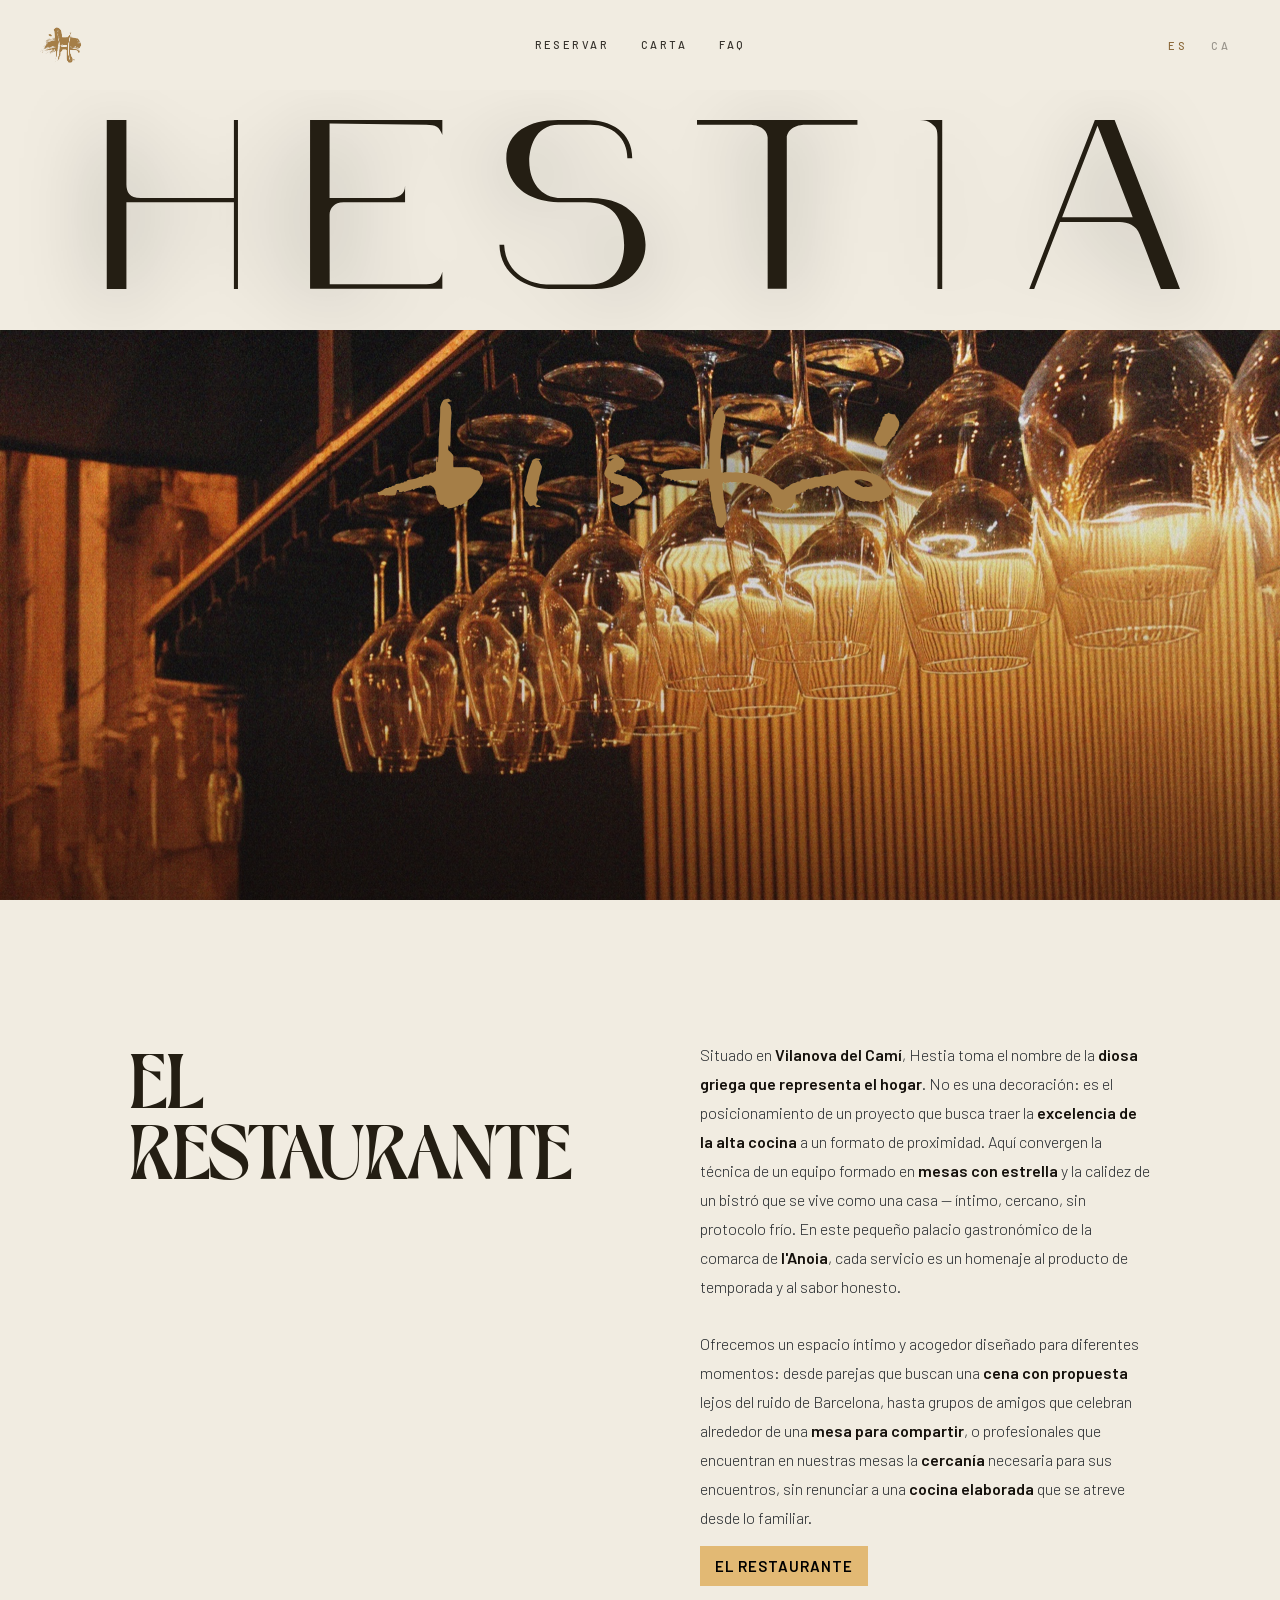
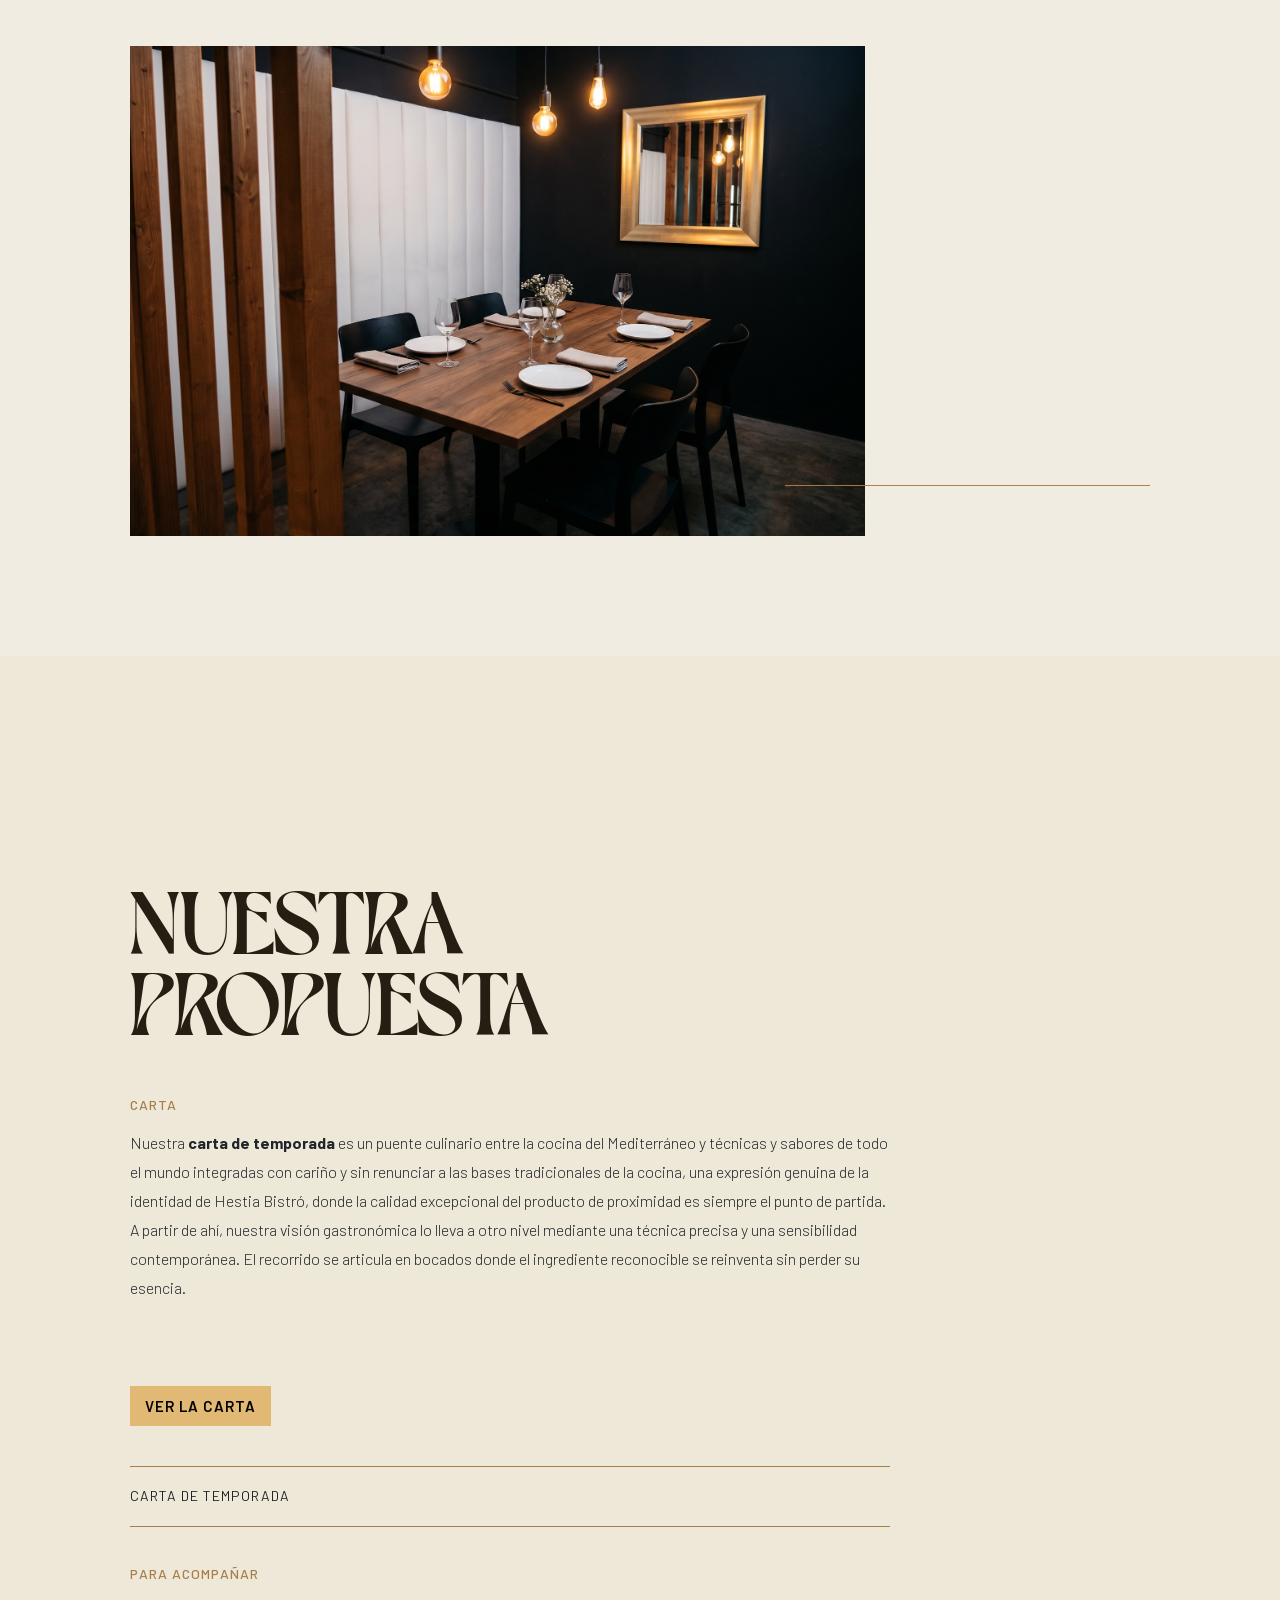
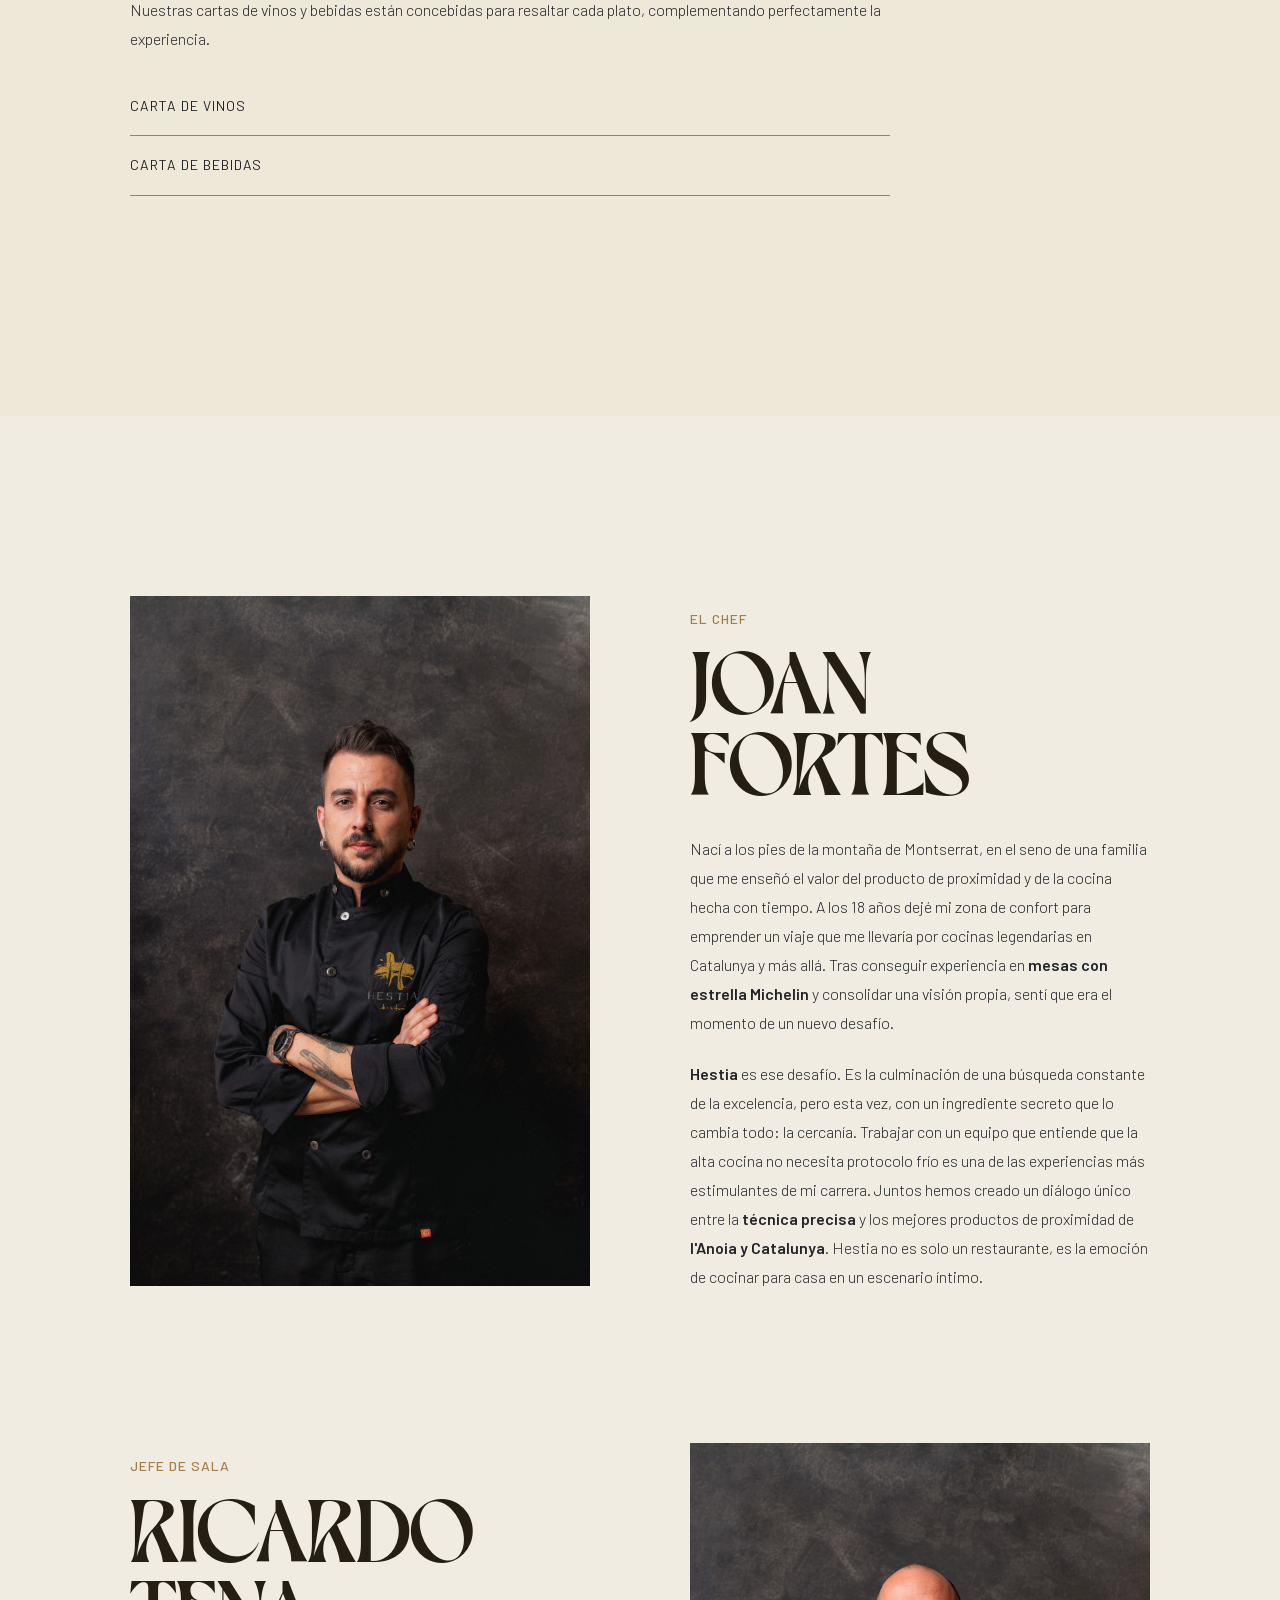
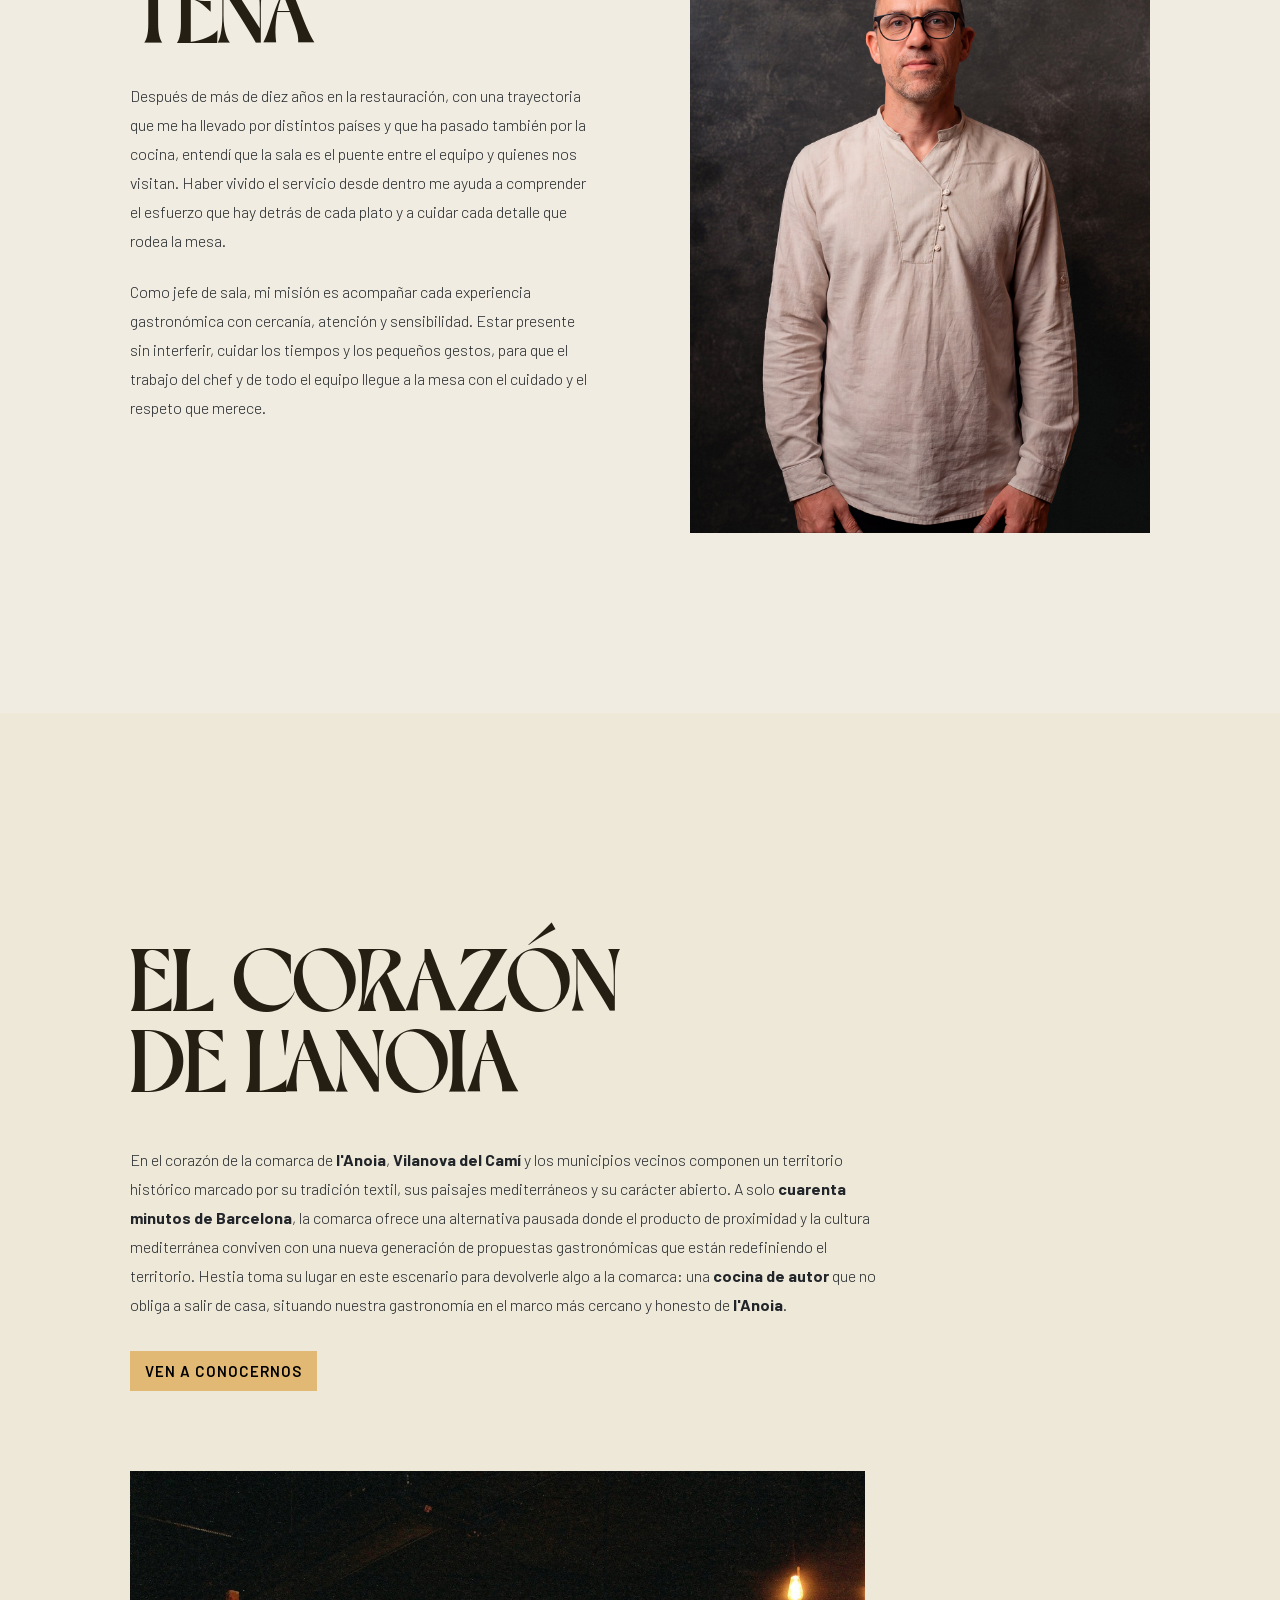
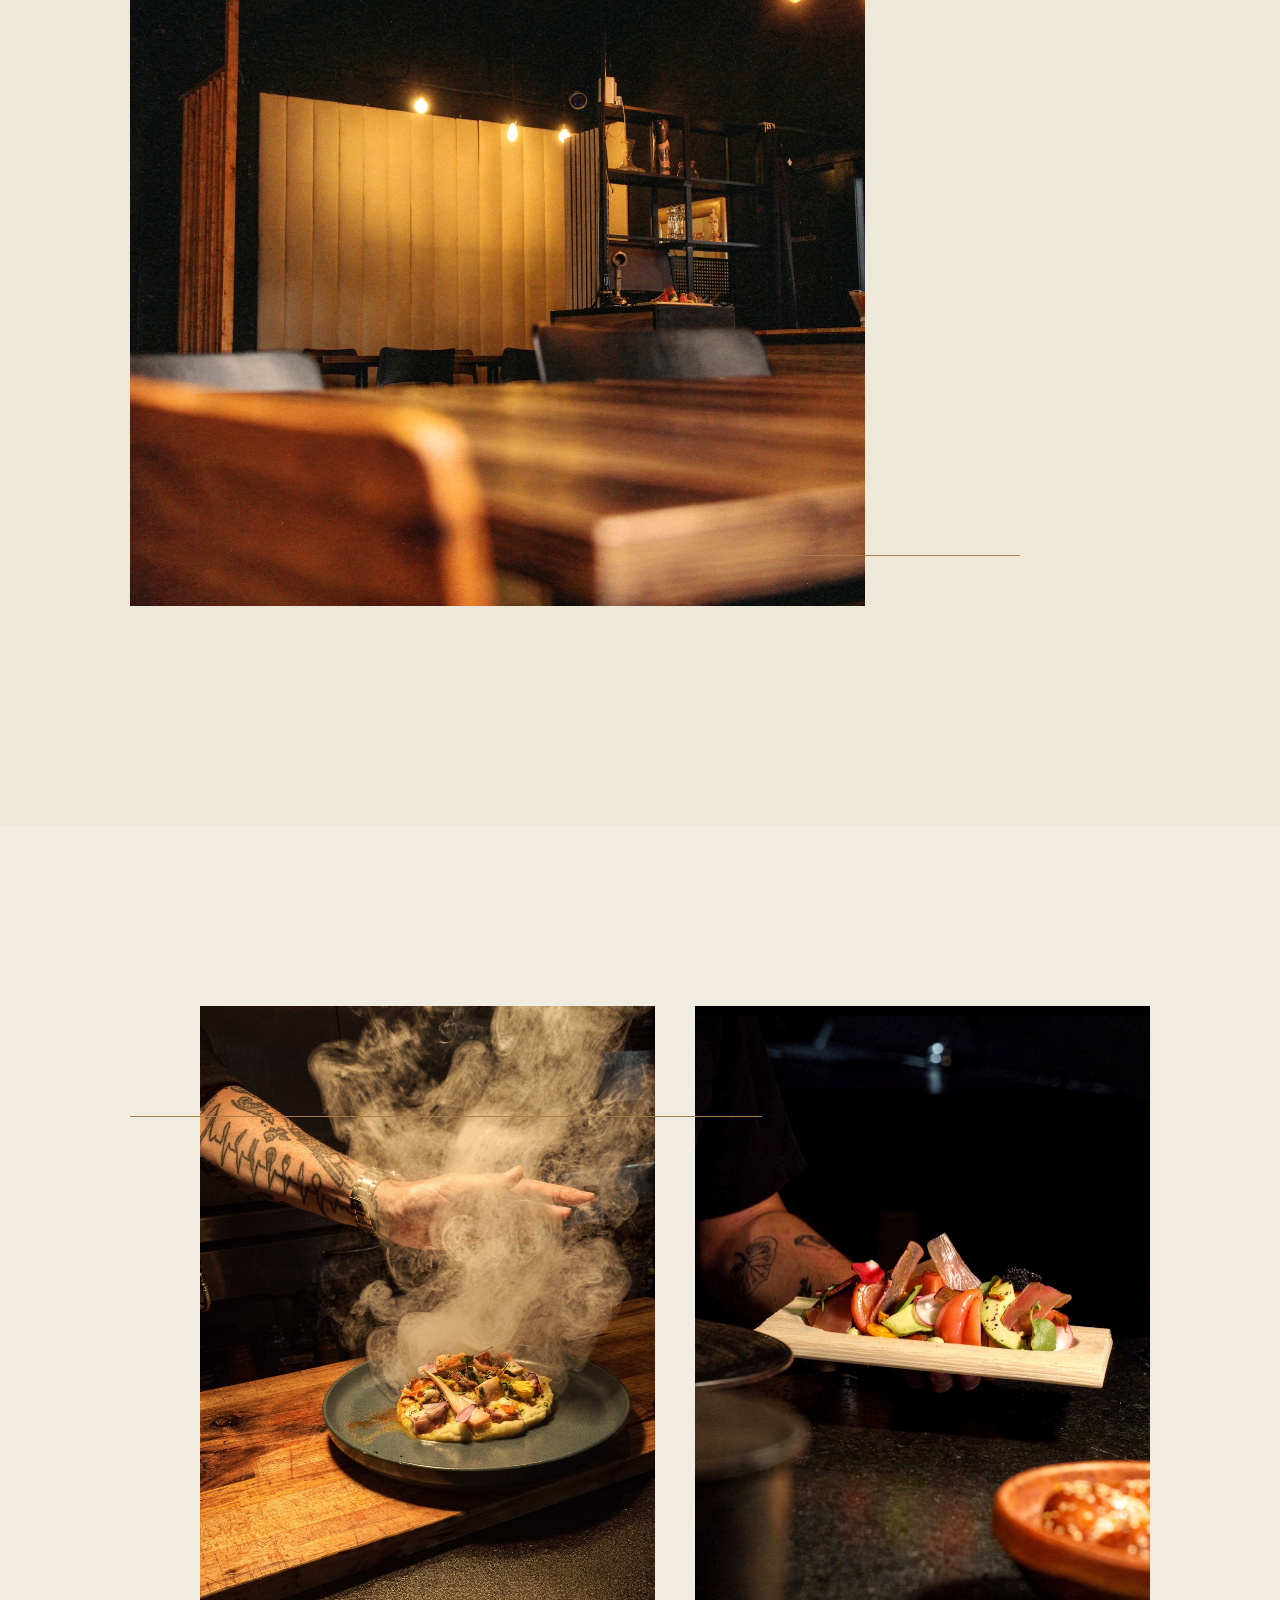
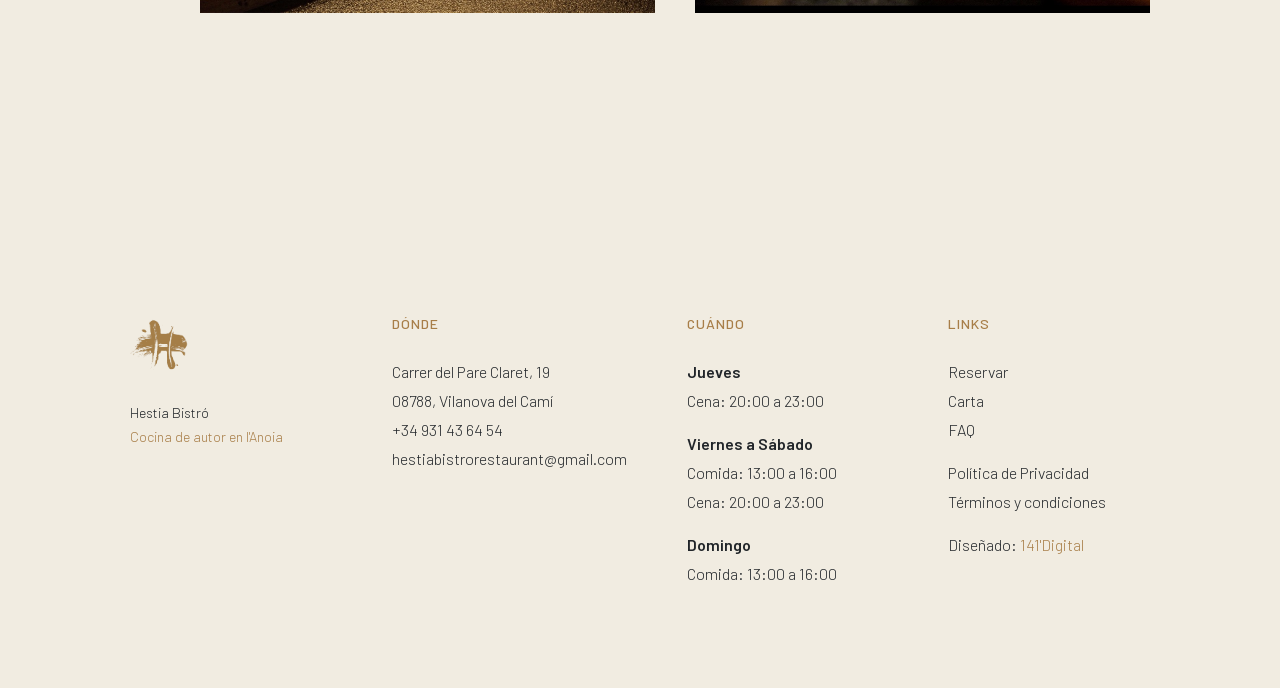
<file: index.html>
<!doctype html>
<html lang="es">
<head>
<meta charset="utf-8" />
<meta name="viewport" content="width=device-width,initial-scale=1,viewport-fit=cover" />
<!-- Google Tag Manager -->
<script>(function(w,d,s,l,i){w[l]=w[l]||[];w[l].push({'gtm.start':
new Date().getTime(),event:'gtm.js'});var f=d.getElementsByTagName(s)[0],
j=d.createElement(s),dl=l!='dataLayer'?'&l='+l:'';j.async=true;j.src=
'https://www.googletagmanager.com/gtm.js?id='+i+dl;f.parentNode.insertBefore(j,f);
})(window,document,'script','dataLayer','GTM-5F7QNDTX');</script>
<!-- End Google Tag Manager -->
<title data-i18n="meta.title.index">Hestia Bistró · Cocina de autor en l'Anoia</title>
<meta name="description" data-i18n-content="meta.desc.index" content="Hestia Bistró — bistró de cocina de autor en Vilanova del Camí. La excelencia de la alta cocina en formato de proximidad. Sin etiquetas. Sin frialdad." />
<link rel="icon" type="image/png" href="assets/logo-full.png" />
<!-- Preload del hero: descarga la imagen con prioridad alta antes que el CSS,
     así aparece casi al momento de cargar la página en vez de tardar. -->
<link rel="preload" as="image" href="assets/hero.jpg?v=4" fetchpriority="high" />
<link rel="preconnect" href="https://fonts.googleapis.com" />
<link rel="preconnect" href="https://fonts.gstatic.com" crossorigin />
<link href="https://fonts.googleapis.com/css2?family=Italiana&family=Cormorant+Garamond:ital,wght@0,300;0,400;0,500;0,600;1,300;1,400;1,500;1,600&family=Inter:wght@300;400;500;600&family=La+Belle+Aurore&display=swap" rel="stylesheet" />
<meta http-equiv="Cache-Control" content="no-store, no-cache, must-revalidate" />
<meta http-equiv="Pragma" content="no-cache" />
<meta http-equiv="Expires" content="0" />
<link rel="stylesheet" href="styles.css?v=20260528a" />
</head>
<body>
<!-- Google Tag Manager (noscript) -->
<noscript><iframe src="https://www.googletagmanager.com/ns.html?id=GTM-5F7QNDTX"
height="0" width="0" style="display:none;visibility:hidden"></iframe></noscript>
<!-- End Google Tag Manager (noscript) -->


<!-- ─── HEADER ─────────────────────────────────────────── -->
<header class="site-header" id="siteHeader">
  <a href="#" class="header-mark" aria-label="Hestia Bistró">
    <img src="assets/logo-h-mark.png" alt="" />
  </a>
  <nav class="nav-center" aria-label="Primaria" data-i18n-aria-label="nav.aria">
    <a href="reservar.html" class="nav-link" data-i18n="nav.reservar">Reservar</a>
    <a href="carta.html"    class="nav-link" data-i18n="nav.carta">Carta</a>
    <a href="faq.html" class="nav-link" data-i18n="nav.faq">FAQ</a>
  </nav>
  <div class="nav-right">
    <ul class="lang" aria-label="Idioma" data-i18n-aria-label="lang.aria">
      <li><button class="lang-btn active" data-lang="es">ES</button></li>
      <li><button class="lang-btn"        data-lang="ca">CA</button></li>
    </ul>
  </div>
</header>


<!-- ─── HERO ───────────────────────────────────────────── -->
<section class="hero">
  <div class="hero-wordmark">
    <h1 class="visually-hidden" data-i18n="hero.h1">Hestia Bistró</h1>
    <img src="assets/hestia-wordmark-new.svg?v=6" alt="Hestia Bistró" class="hero-wordmark-svg" />
  </div>

  <div class="hero-backdrop" aria-hidden="true"></div>

  <figure class="hero-photo" aria-hidden="true">
    <div class="hero-photo-fill"></div>
    <div class="hero-photo-grain"></div>
  </figure>
</section>


<!-- ─── EL RESTAURANTE ─────────────────────────────────── -->
<section class="block-split" id="restaurante">
  <div class="block-split-grid">
    <h2 class="display-title section-title">
      <span data-i18n="rest.title.1">EL</span>
      <span data-i18n="rest.title.2">RESTAURANTE</span>
    </h2>
    <div class="block-split-body">
      <p data-i18n-html="rest.p1">
        Situado en <strong>Vilanova del Camí</strong>, Hestia toma el nombre de la
        <strong>diosa griega que representa el hogar</strong>. No es una
        decoración: es el posicionamiento de un proyecto que busca traer la
        <strong>excelencia de la alta cocina</strong> a un formato de proximidad.
        Aquí convergen la técnica de un equipo formado en <strong>mesas con
        estrella</strong> y la calidez de un bistró que se vive como una casa —
        íntimo, cercano, sin protocolo frío. En este pequeño palacio gastronómico
        de la comarca de <strong>l'Anoia</strong>, cada servicio es un homenaje al
        producto de temporada y al sabor honesto.
      </p>
      <p data-i18n-html="rest.p2">
        Ofrecemos un espacio íntimo y acogedor diseñado para diferentes momentos:
        desde parejas que buscan una <strong>cena con propuesta</strong> lejos del
        ruido de Barcelona, hasta grupos de amigos que celebran alrededor de una
        <strong>mesa para compartir</strong>, o profesionales que encuentran en
        nuestras mesas la <strong>cercanía</strong> necesaria para sus encuentros,
        sin renunciar a una <strong>cocina elaborada</strong> que se atreve desde lo familiar.
      </p>
      <a href="#concepto" class="btn btn-amber" data-i18n="rest.btn">El restaurante</a>
    </div>
  </div>
</section>

<div class="full-image-wrap">
  <figure class="full-image" data-img="interior">
    <div class="full-image-fill"></div>
    <figcaption class="img-cap" data-i18n="rest.cap">Sala · Hestia Bistró</figcaption>
  </figure>
  <span class="accent-rule" aria-hidden="true"></span>
</div>


<!-- ─── NUESTRA PROPUESTA ──────────────────────────────── -->
<section class="proposal-section" id="propuesta">
  <div class="proposal-wrap">
    <h2 class="display-title section-title">
      <span data-i18n="prop.title.1">NUESTRA</span>
      <span data-i18n="prop.title.2">PROPUESTA</span>
    </h2>

    <div class="proposal-intro">
      <p class="proposal-eyebrow" data-i18n="prop.eyebrow">Carta</p>
      <p class="proposal-text" data-i18n-html="prop.text">
        Nuestra <strong>carta de temporada</strong> es un puente culinario entre
        la cocina del Mediterráneo y técnicas y sabores de todo el mundo
        integradas con cariño y sin renunciar a las bases tradicionales de la
        cocina, una expresión genuina de la identidad de Hestia Bistró, donde
        la calidad excepcional del producto de proximidad es siempre el punto
        de partida. A partir de ahí, nuestra visión gastronómica lo lleva a
        otro nivel mediante una técnica precisa y una sensibilidad
        contemporánea. El recorrido se articula en bocados donde el ingrediente
        reconocible se reinventa sin perder su esencia.
      </p>
    </div>

    <div class="proposal-menu">
      <a href="carta.html" class="btn btn-amber" data-i18n="prop.btn">Ver la carta</a>

      <hr class="proposal-divider" />

      <div class="menu-line">
        <span class="menu-line-name" data-i18n="prop.temporada">Carta de temporada</span>
      </div>

      <h3 class="proposal-subheading" data-i18n="prop.subhead">Para acompañar</h3>
      <p class="proposal-subtext" data-i18n="prop.subtext">
        Nuestras cartas de vinos y bebidas están concebidas para resaltar
        cada plato, complementando perfectamente la experiencia.
      </p>

      <div class="menu-line">
        <span class="menu-line-name" data-i18n="prop.vinos">Carta de vinos</span>
      </div>

      <div class="menu-line">
        <span class="menu-line-name" data-i18n="prop.bebidas">Carta de bebidas</span>
      </div>
    </div>
  </div>
</section>


<!-- ─── EL CHEF ────────────────────────────────────────── -->
<section class="chef-section" id="chef">
  <div class="chef-wrap">
    <div class="chef-photo" data-img="chef">
      <div class="chef-photo-fill"></div>
    </div>

    <div class="chef-text">
      <p class="chef-eyebrow" data-i18n="chef.eyebrow">El Chef</p>
      <h2 class="display-title section-title chef-name">
        <span data-i18n="chef.name.1">JOAN</span>
        <span data-i18n="chef.name.2">FORTES</span>
      </h2>

      <div class="chef-body">
        <p data-i18n-html="chef.p1">
          Nací a los pies de la montaña de Montserrat, en el seno de una familia que me enseñó el valor
          del producto de proximidad y de la cocina hecha con tiempo. A los 18
          años dejé mi zona de confort para emprender un viaje que me llevaría
          por cocinas legendarias en Catalunya y más allá. Tras conseguir
          experiencia en <strong>mesas con estrella Michelin</strong> y consolidar
          una visión propia, sentí que era el momento de un nuevo desafío.
        </p>
        <p data-i18n-html="chef.p2">
          <strong>Hestia</strong> es ese desafío. Es la culminación de una
          búsqueda constante de la excelencia, pero esta vez, con un ingrediente
          secreto que lo cambia todo: la cercanía. Trabajar con un equipo que
          entiende que la alta cocina no necesita protocolo frío es una de las
          experiencias más estimulantes de mi carrera. Juntos hemos creado un
          diálogo único entre la <strong>técnica precisa</strong> y los mejores
          productos de proximidad de <strong>l'Anoia y Catalunya</strong>. Hestia
          no es solo un restaurante, es la emoción de cocinar para casa en un
          escenario íntimo.
        </p>
      </div>
    </div>
  </div>

  <div class="chef-wrap chef-wrap--second">
    <div class="chef-photo" data-img="ricardo">
      <div class="chef-photo-fill"></div>
    </div>

    <div class="chef-text">
      <p class="chef-eyebrow" data-i18n="chef2.eyebrow">Jefe de Sala</p>
      <h2 class="display-title section-title chef-name">
        <span data-i18n="chef2.name.1">RICARDO</span>
        <span data-i18n="chef2.name.2">TENA</span>
      </h2>

      <div class="chef-body">
        <p data-i18n-html="chef2.p1">
          Después de más de diez años en la restauración, con una trayectoria que
          me ha llevado por distintos países y que ha pasado también por la cocina,
          entendí que la sala es el puente entre el equipo y quienes nos visitan.
          Haber vivido el servicio desde dentro me ayuda a comprender el esfuerzo
          que hay detrás de cada plato y a cuidar cada detalle que rodea la mesa.
        </p>
        <p data-i18n-html="chef2.p2">
          Como jefe de sala, mi misión es acompañar cada experiencia gastronómica
          con cercanía, atención y sensibilidad. Estar presente sin interferir,
          cuidar los tiempos y los pequeños gestos, para que el trabajo del chef y
          de todo el equipo llegue a la mesa con el cuidado y el respeto que merece.
        </p>
      </div>
    </div>
  </div>
</section>


<!-- ─── IGUALADA / L'ANOIA ─────────────────────────────── -->
<section class="proposal-section territorio-section" id="territorio">
  <div class="proposal-wrap">
    <h2 class="display-title section-title">
      <span data-i18n="terr.title.1">EL CORAZÓN</span>
      <span data-i18n="terr.title.2">DE L'ANOIA</span>
    </h2>

    <div class="proposal-intro territorio-intro">
      <p class="proposal-text" data-i18n-html="terr.text">
        En el corazón de la comarca de <strong>l'Anoia</strong>,
        <strong>Vilanova del Camí</strong> y los municipios vecinos componen
        un territorio histórico marcado por su tradición textil, sus paisajes
        mediterráneos y su carácter abierto. A solo <strong>cuarenta minutos
        de Barcelona</strong>, la comarca ofrece una alternativa pausada donde
        el producto de proximidad y la cultura mediterránea conviven con una
        nueva generación de propuestas gastronómicas que están redefiniendo el
        territorio. Hestia toma su lugar en este escenario para devolverle algo
        a la comarca: una <strong>cocina de autor</strong> que no obliga a
        salir de casa, situando nuestra gastronomía en el marco más cercano y
        honesto de <strong>l'Anoia</strong>.
      </p>
      <a href="reservar.html" class="btn btn-amber territorio-btn" data-i18n="terr.btn">Ven a conocernos</a>
    </div>
  </div>

  <div class="full-image-wrap territorio-image-wrap">
    <figure class="full-image full-image--square" data-img="anoia">
      <div class="full-image-fill"></div>
    </figure>
    <span class="accent-rule" aria-hidden="true"></span>
  </div>
</section>


<!-- ─── PLATOS · CARRUSEL ──────────────────────────────── -->
<section class="dishes-carousel" id="platos">
  <div class="dishes-wrap">
    <span class="dishes-rule" aria-hidden="true"></span>
    <div class="dishes-viewport">
      <div class="dishes-track" data-unique="4">
        <figure class="dish-slide"><img src="assets/dish-1.jpg?v=2" alt="Plato 1" /></figure>
        <figure class="dish-slide"><img src="assets/dish-2.jpg?v=2" alt="Plato 2" /></figure>
        <figure class="dish-slide"><img src="assets/dish-3.jpg?v=2" alt="Plato 3" /></figure>
        <figure class="dish-slide"><img src="assets/dish-4.jpg?v=2" alt="Plato 4" /></figure>
        <figure class="dish-slide" aria-hidden="true"><img src="assets/dish-1.jpg?v=2" alt="" /></figure>
        <figure class="dish-slide" aria-hidden="true"><img src="assets/dish-2.jpg?v=2" alt="" /></figure>
        <figure class="dish-slide" aria-hidden="true"><img src="assets/dish-3.jpg?v=2" alt="" /></figure>
        <figure class="dish-slide" aria-hidden="true"><img src="assets/dish-4.jpg?v=2" alt="" /></figure>
      </div>
    </div>
  </div>
</section>


<!-- ─── FOOTER ─────────────────────────────────────────── -->
<footer class="site-footer" id="contacto">
  <div class="footer-wrap">
    <div class="footer-grid">

      <div class="footer-brand">
        <img src="assets/logo-h-mark.png" alt="" class="footer-logo" />
        <p class="footer-tagline">
          Hestia Bistró<br/>
          <a href="#" data-i18n="foot.brand.tagline">Cocina de autor en l'Anoia</a>
        </p>
      </div>

      <div class="footer-col">
        <p class="footer-eyebrow" data-i18n="foot.donde">Dónde</p>
        <address class="footer-address">
          <p>Carrer del Pare Claret, 19</p>
          <p>08788, Vilanova del Camí</p>
          <p><a href="tel:+34931436454">+34 931 43 64 54</a></p>
          <p><a href="mailto:hestiabistrorestaurant@gmail.com">hestiabistrorestaurant@gmail.com</a></p>
        </address>
      </div>

      <div class="footer-col">
        <p class="footer-eyebrow" data-i18n="foot.cuando">Cuándo</p>
        <div class="footer-hours">
          <p><strong data-i18n="foot.h.jue">Jueves</strong></p>
          <p data-i18n="foot.h.cena">Cena: 20:00 a 23:00</p>
          <p><strong data-i18n="foot.h.visa">Viernes a Sábado</strong></p>
          <p data-i18n="foot.h.comida">Comida: 13:00 a 16:00</p>
          <p data-i18n="foot.h.cena">Cena: 20:00 a 23:00</p>
          <p><strong data-i18n="foot.h.dom">Domingo</strong></p>
          <p data-i18n="foot.h.comida">Comida: 13:00 a 16:00</p>
        </div>
      </div>

      <div class="footer-col">
        <p class="footer-eyebrow" data-i18n="foot.links">Links</p>
        <ul class="footer-links">
          <li><a href="reservar.html" data-i18n="nav.reservar">Reservar</a></li>
          <li><a href="carta.html" data-i18n="nav.carta">Carta</a></li>
          <li><a href="faq.html" data-i18n="nav.faq">FAQ</a></li>
          <li class="spacer" aria-hidden="true"></li>
          <li><a href="privacidad.html" data-i18n="foot.l.privacidad">Política de Privacidad</a></li>
          <li><a href="terminos.html" data-i18n="foot.l.terminos">Términos y condiciones</a></li>
          <li class="spacer" aria-hidden="true"></li>
          <li class="footer-credit"><span data-i18n="foot.l.disenado">Diseñado:</span> <a href="https://141agency.com" target="_blank" rel="noopener">141'Digital</a></li>
        </ul>
      </div>

    </div>
  </div>
</footer>


<script src="i18n.js?v=20260527a"></script>
<script src="script.js?v=20260518f"></script>
</body>
</html>
</file>
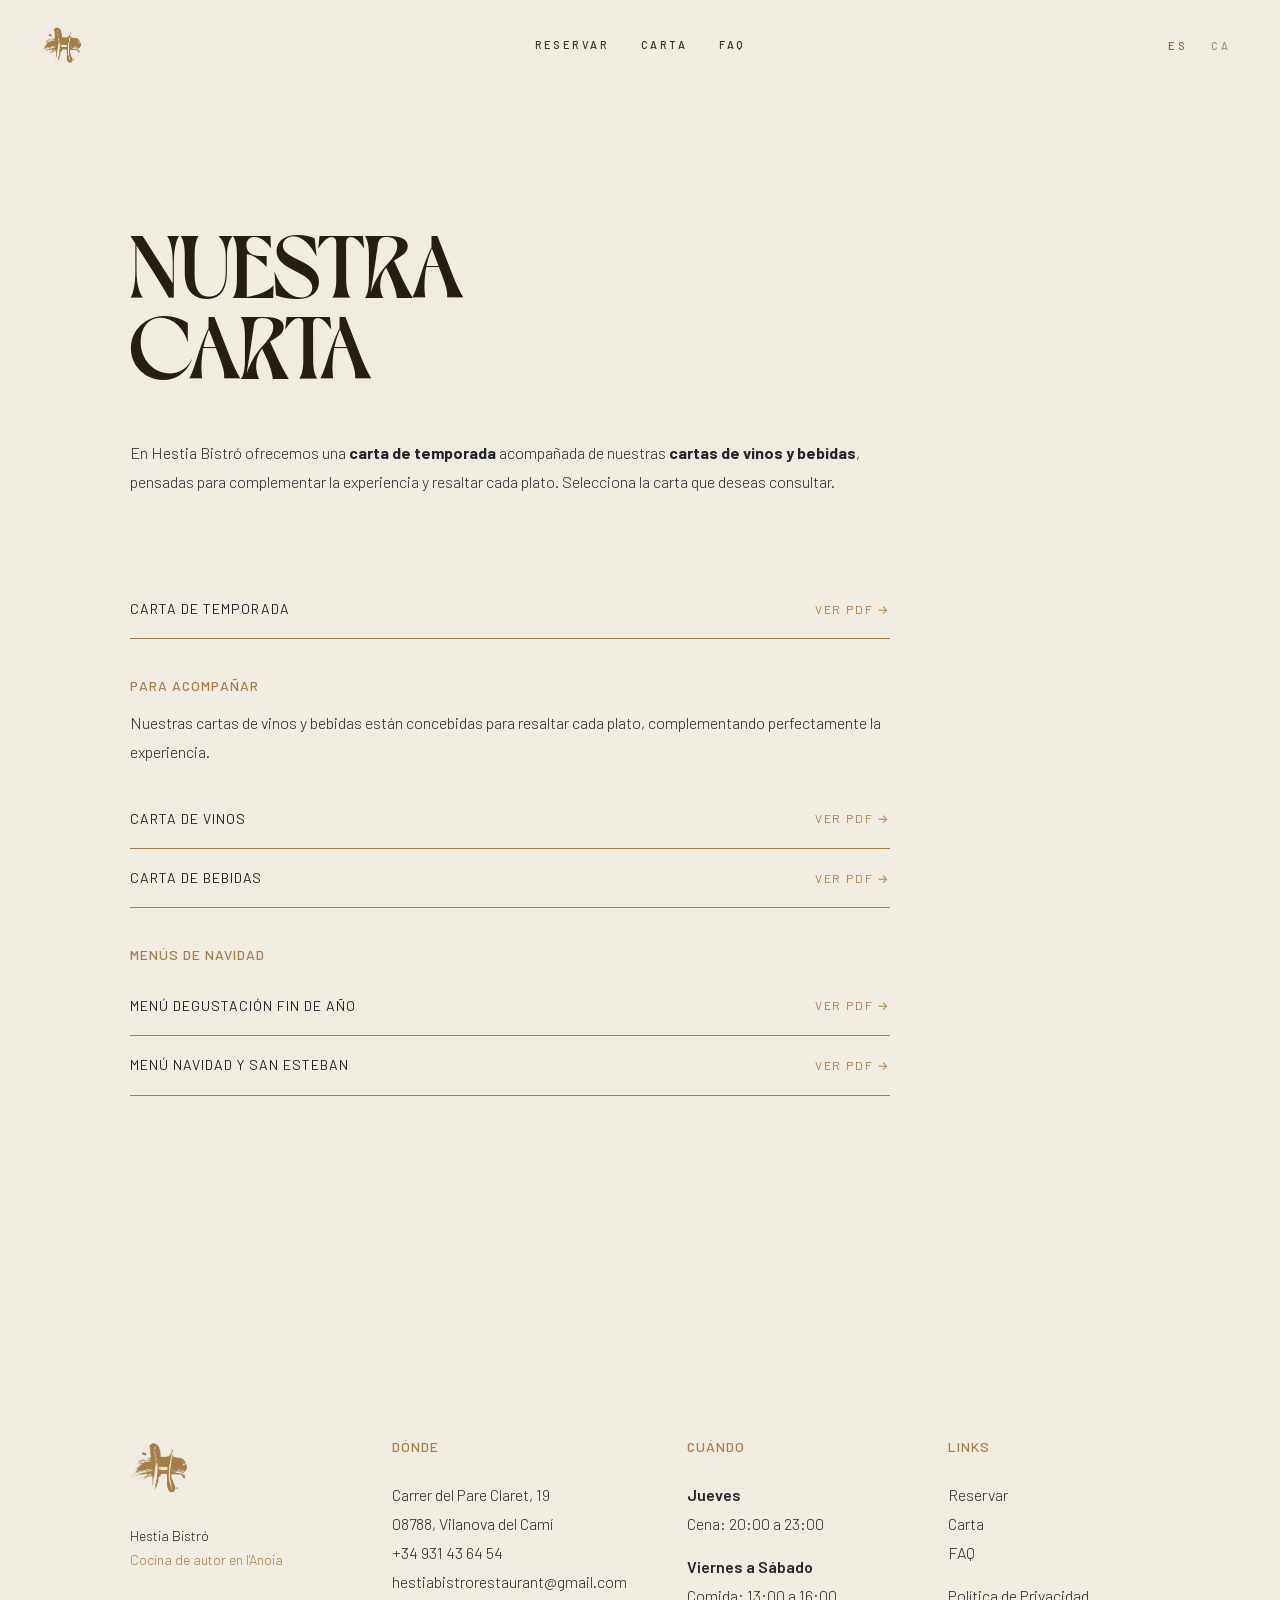
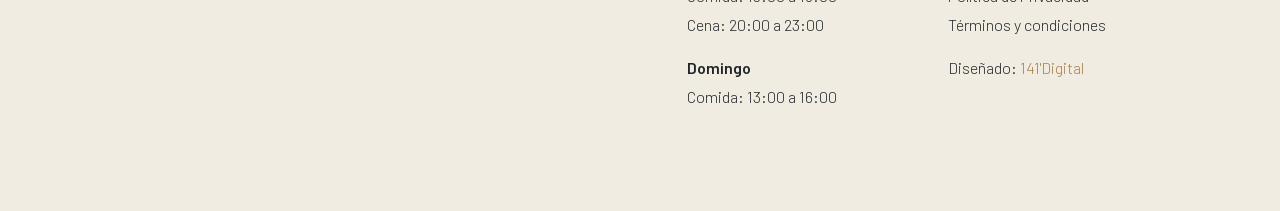
<file: carta.html>
<!doctype html>
<html lang="es">
<head>
<meta charset="utf-8" />
<meta name="viewport" content="width=device-width,initial-scale=1,viewport-fit=cover" />
<!-- Google Tag Manager -->
<script>(function(w,d,s,l,i){w[l]=w[l]||[];w[l].push({'gtm.start':
new Date().getTime(),event:'gtm.js'});var f=d.getElementsByTagName(s)[0],
j=d.createElement(s),dl=l!='dataLayer'?'&l='+l:'';j.async=true;j.src=
'https://www.googletagmanager.com/gtm.js?id='+i+dl;f.parentNode.insertBefore(j,f);
})(window,document,'script','dataLayer','GTM-5F7QNDTX');</script>
<!-- End Google Tag Manager -->
<title data-i18n="meta.title.carta">Carta · Hestia Bistró</title>
<meta name="description" data-i18n-content="meta.desc.carta" content="Nuestra carta de temporada, carta de vinos y carta de bebidas en Hestia Bistró." />
<link rel="icon" type="image/png" href="assets/logo-full.png" />
<link rel="preconnect" href="https://fonts.googleapis.com" />
<link rel="preconnect" href="https://fonts.gstatic.com" crossorigin />
<link href="https://fonts.googleapis.com/css2?family=Italiana&family=Cormorant+Garamond:ital,wght@0,300;0,400;0,500;0,600;1,300;1,400;1,500;1,600&family=Inter:wght@300;400;500;600&family=La+Belle+Aurore&display=swap" rel="stylesheet" />
<meta http-equiv="Cache-Control" content="no-store, no-cache, must-revalidate" />
<meta http-equiv="Pragma" content="no-cache" />
<meta http-equiv="Expires" content="0" />
<link rel="stylesheet" href="styles.css?v=20260528a" />
</head>
<body>
<!-- Google Tag Manager (noscript) -->
<noscript><iframe src="https://www.googletagmanager.com/ns.html?id=GTM-5F7QNDTX"
height="0" width="0" style="display:none;visibility:hidden"></iframe></noscript>
<!-- End Google Tag Manager (noscript) -->


<!-- ─── HEADER ─────────────────────────────────────────── -->
<header class="site-header" id="siteHeader">
  <a href="index.html" class="header-mark" aria-label="Hestia Bistró">
    <img src="assets/logo-h-mark.png" alt="" />
  </a>
  <nav class="nav-center" aria-label="Primaria" data-i18n-aria-label="nav.aria">
    <a href="reservar.html" class="nav-link" data-i18n="nav.reservar">Reservar</a>
    <a href="carta.html"    class="nav-link" data-i18n="nav.carta">Carta</a>
    <a href="faq.html"      class="nav-link" data-i18n="nav.faq">FAQ</a>
  </nav>
  <div class="nav-right">
    <ul class="lang" aria-label="Idioma" data-i18n-aria-label="lang.aria">
      <li><button class="lang-btn active" data-lang="es">ES</button></li>
      <li><button class="lang-btn"        data-lang="ca">CA</button></li>
    </ul>
  </div>
</header>

<!-- ─── CARTA (mismo estilo que Nuestra Propuesta) ─────── -->
<main class="proposal-section carta-page" id="carta">
  <div class="proposal-wrap">
    <h2 class="display-title section-title">
      <span data-i18n="carta.title.1">NUESTRA</span>
      <span data-i18n="carta.title.2">CARTA</span>
    </h2>

    <div class="proposal-intro">
      <p class="proposal-text" data-i18n-html="carta.intro">
        En Hestia Bistró ofrecemos una <strong>carta de temporada</strong>
        acompañada de nuestras <strong>cartas de vinos y bebidas</strong>,
        pensadas para complementar la experiencia y resaltar cada plato.
        Selecciona la carta que deseas consultar.
      </p>
    </div>

    <div class="proposal-menu">

      <a class="menu-line carta-link" href="https://drive.google.com/file/d/1VEkm6jLRAfninz0itxVzkMvpVXCp8RLL/view?usp=sharing" target="_blank" rel="noopener">
        <span class="menu-line-name" data-i18n="prop.temporada">Carta de temporada</span>
        <span class="menu-line-cta" data-i18n="carta.cta">Ver PDF →</span>
      </a>

      <h3 class="proposal-subheading" data-i18n="prop.subhead">Para acompañar</h3>
      <p class="proposal-subtext" data-i18n="prop.subtext">
        Nuestras cartas de vinos y bebidas están concebidas para resaltar
        cada plato, complementando perfectamente la experiencia.
      </p>

      <a class="menu-line carta-link" href="https://drive.google.com/file/d/1EzDRsyO0OUsQq52wXU0dHhwpK8q2lvuG/view?usp=sharing" target="_blank" rel="noopener">
        <span class="menu-line-name" data-i18n="prop.vinos">Carta de vinos</span>
        <span class="menu-line-cta" data-i18n="carta.cta">Ver PDF →</span>
      </a>

      <a class="menu-line carta-link" href="https://drive.google.com/file/d/1K4jY0ZzHgeB5oA8Oj6YtNccmTSYcx4Ce/view?usp=sharing" target="_blank" rel="noopener">
        <span class="menu-line-name" data-i18n="prop.bebidas">Carta de bebidas</span>
        <span class="menu-line-cta" data-i18n="carta.cta">Ver PDF →</span>
      </a>

      <h3 class="proposal-subheading" data-hide-after="2027-01-01" data-i18n="carta.navidad.subhead">Menús de Navidad</h3>

      <a class="menu-line carta-link" data-hide-after="2027-01-01" href="assets/menu-fin-de-ano.pdf" target="_blank" rel="noopener">
        <span class="menu-line-name" data-i18n="carta.menu.finanio">Menú degustación Fin de Año</span>
        <span class="menu-line-cta" data-i18n="carta.cta">Ver PDF →</span>
      </a>

      <a class="menu-line carta-link" data-hide-after="2027-01-01" href="assets/menu-navidad-san-esteban.pdf" target="_blank" rel="noopener">
        <span class="menu-line-name" data-i18n="carta.menu.navidad">Menú Navidad y San Esteban</span>
        <span class="menu-line-cta" data-i18n="carta.cta">Ver PDF →</span>
      </a>

    </div>
  </div>
</main>

<!-- ─── FOOTER ─────────────────────────────────────────── -->
<footer class="site-footer" id="contacto">
  <div class="footer-wrap">
    <div class="footer-grid">

      <div class="footer-brand">
        <img src="assets/logo-h-mark.png" alt="" class="footer-logo" />
        <p class="footer-tagline">
          Hestia Bistró<br/>
          <a href="index.html" data-i18n="foot.brand.tagline">Cocina de autor en l'Anoia</a>
        </p>
      </div>

      <div class="footer-col">
        <p class="footer-eyebrow" data-i18n="foot.donde">Dónde</p>
        <address class="footer-address">
          <p>Carrer del Pare Claret, 19</p>
          <p>08788, Vilanova del Camí</p>
          <p><a href="tel:+34931436454">+34 931 43 64 54</a></p>
          <p><a href="mailto:hestiabistrorestaurant@gmail.com">hestiabistrorestaurant@gmail.com</a></p>
        </address>
      </div>

      <div class="footer-col">
        <p class="footer-eyebrow" data-i18n="foot.cuando">Cuándo</p>
        <div class="footer-hours">
          <p><strong data-i18n="foot.h.jue">Jueves</strong></p>
          <p data-i18n="foot.h.cena">Cena: 20:00 a 23:00</p>
          <p><strong data-i18n="foot.h.visa">Viernes a Sábado</strong></p>
          <p data-i18n="foot.h.comida">Comida: 13:00 a 16:00</p>
          <p data-i18n="foot.h.cena">Cena: 20:00 a 23:00</p>
          <p><strong data-i18n="foot.h.dom">Domingo</strong></p>
          <p data-i18n="foot.h.comida">Comida: 13:00 a 16:00</p>
        </div>
      </div>

      <div class="footer-col">
        <p class="footer-eyebrow" data-i18n="foot.links">Links</p>
        <ul class="footer-links">
          <li><a href="reservar.html" data-i18n="nav.reservar">Reservar</a></li>
          <li><a href="carta.html" data-i18n="nav.carta">Carta</a></li>
          <li><a href="faq.html" data-i18n="nav.faq">FAQ</a></li>
          <li class="spacer" aria-hidden="true"></li>
          <li><a href="privacidad.html" data-i18n="foot.l.privacidad">Política de Privacidad</a></li>
          <li><a href="terminos.html" data-i18n="foot.l.terminos">Términos y condiciones</a></li>
          <li class="spacer" aria-hidden="true"></li>
          <li class="footer-credit"><span data-i18n="foot.l.disenado">Diseñado:</span> <a href="https://141agency.com" target="_blank" rel="noopener">141'Digital</a></li>
        </ul>
      </div>

    </div>
  </div>
</footer>

<script src="i18n.js?v=20260527a"></script>
<script src="script.js"></script>
</body>
</html>
</file>
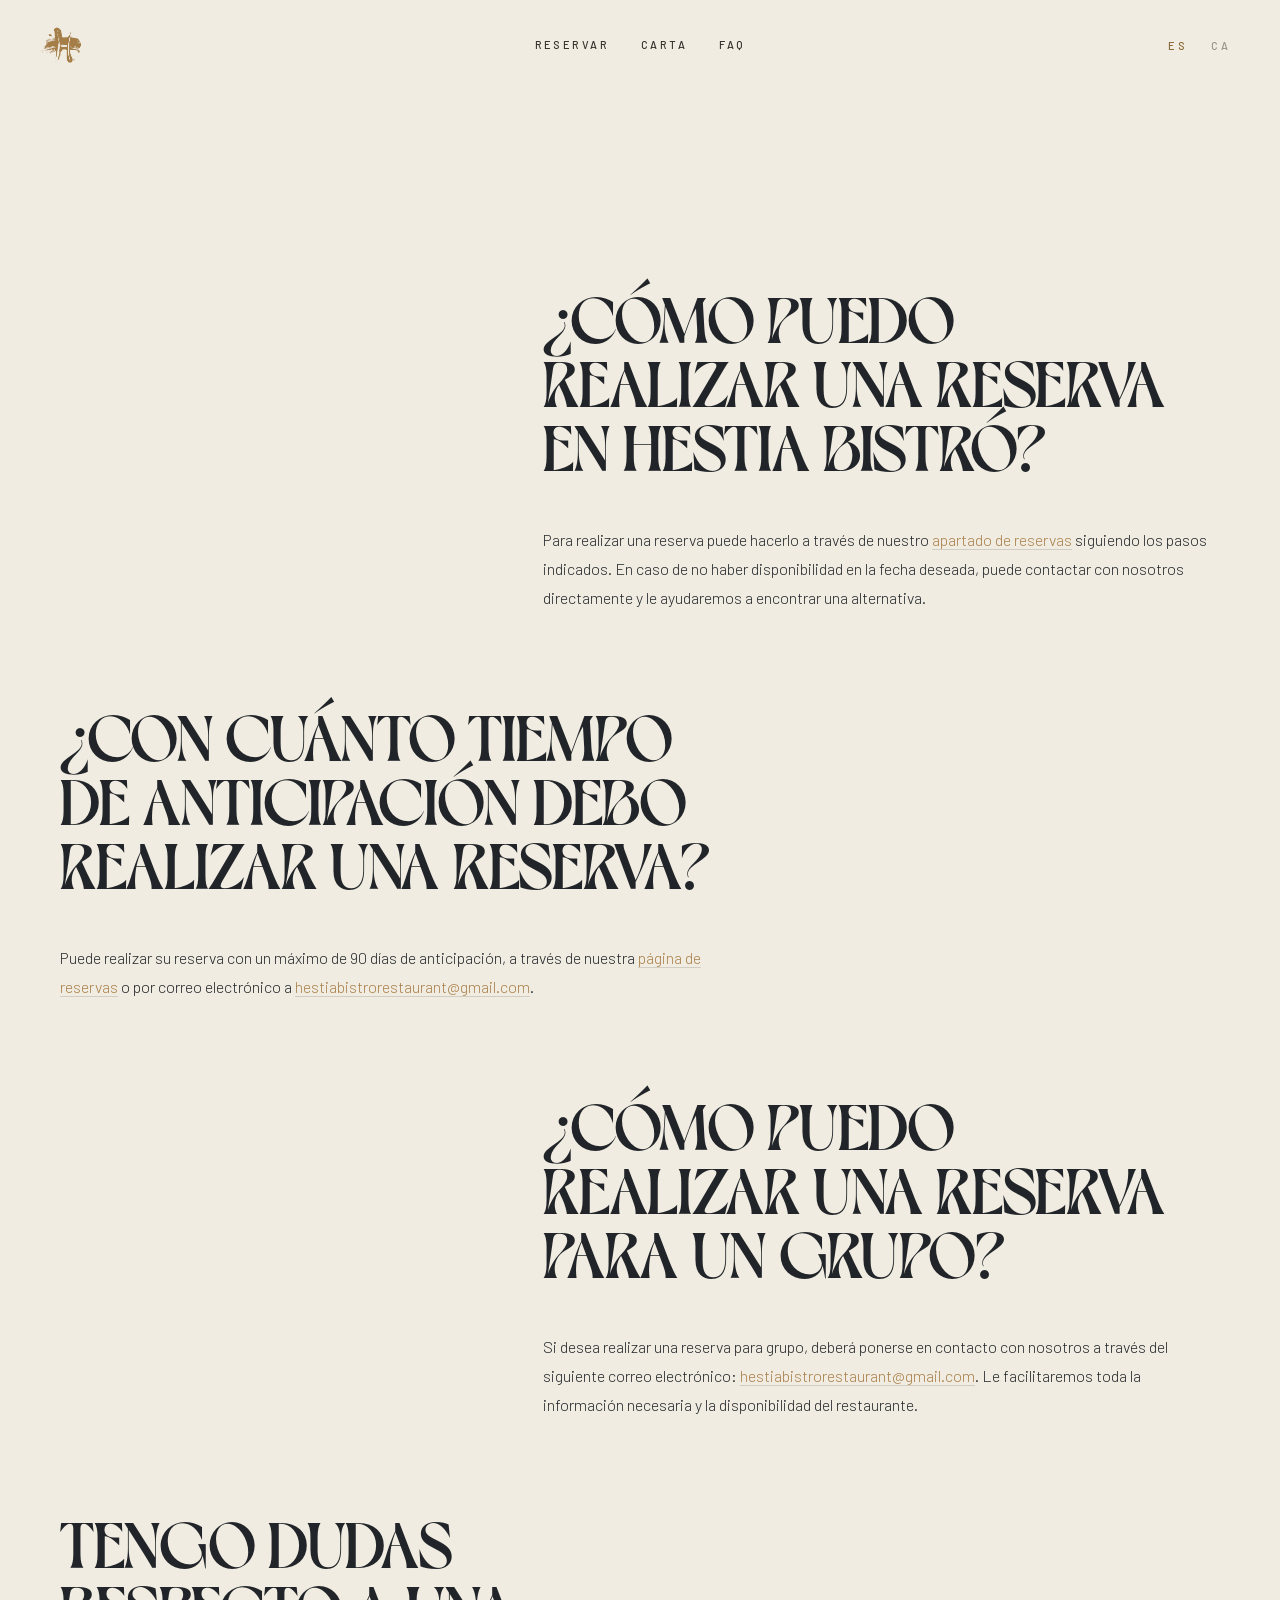
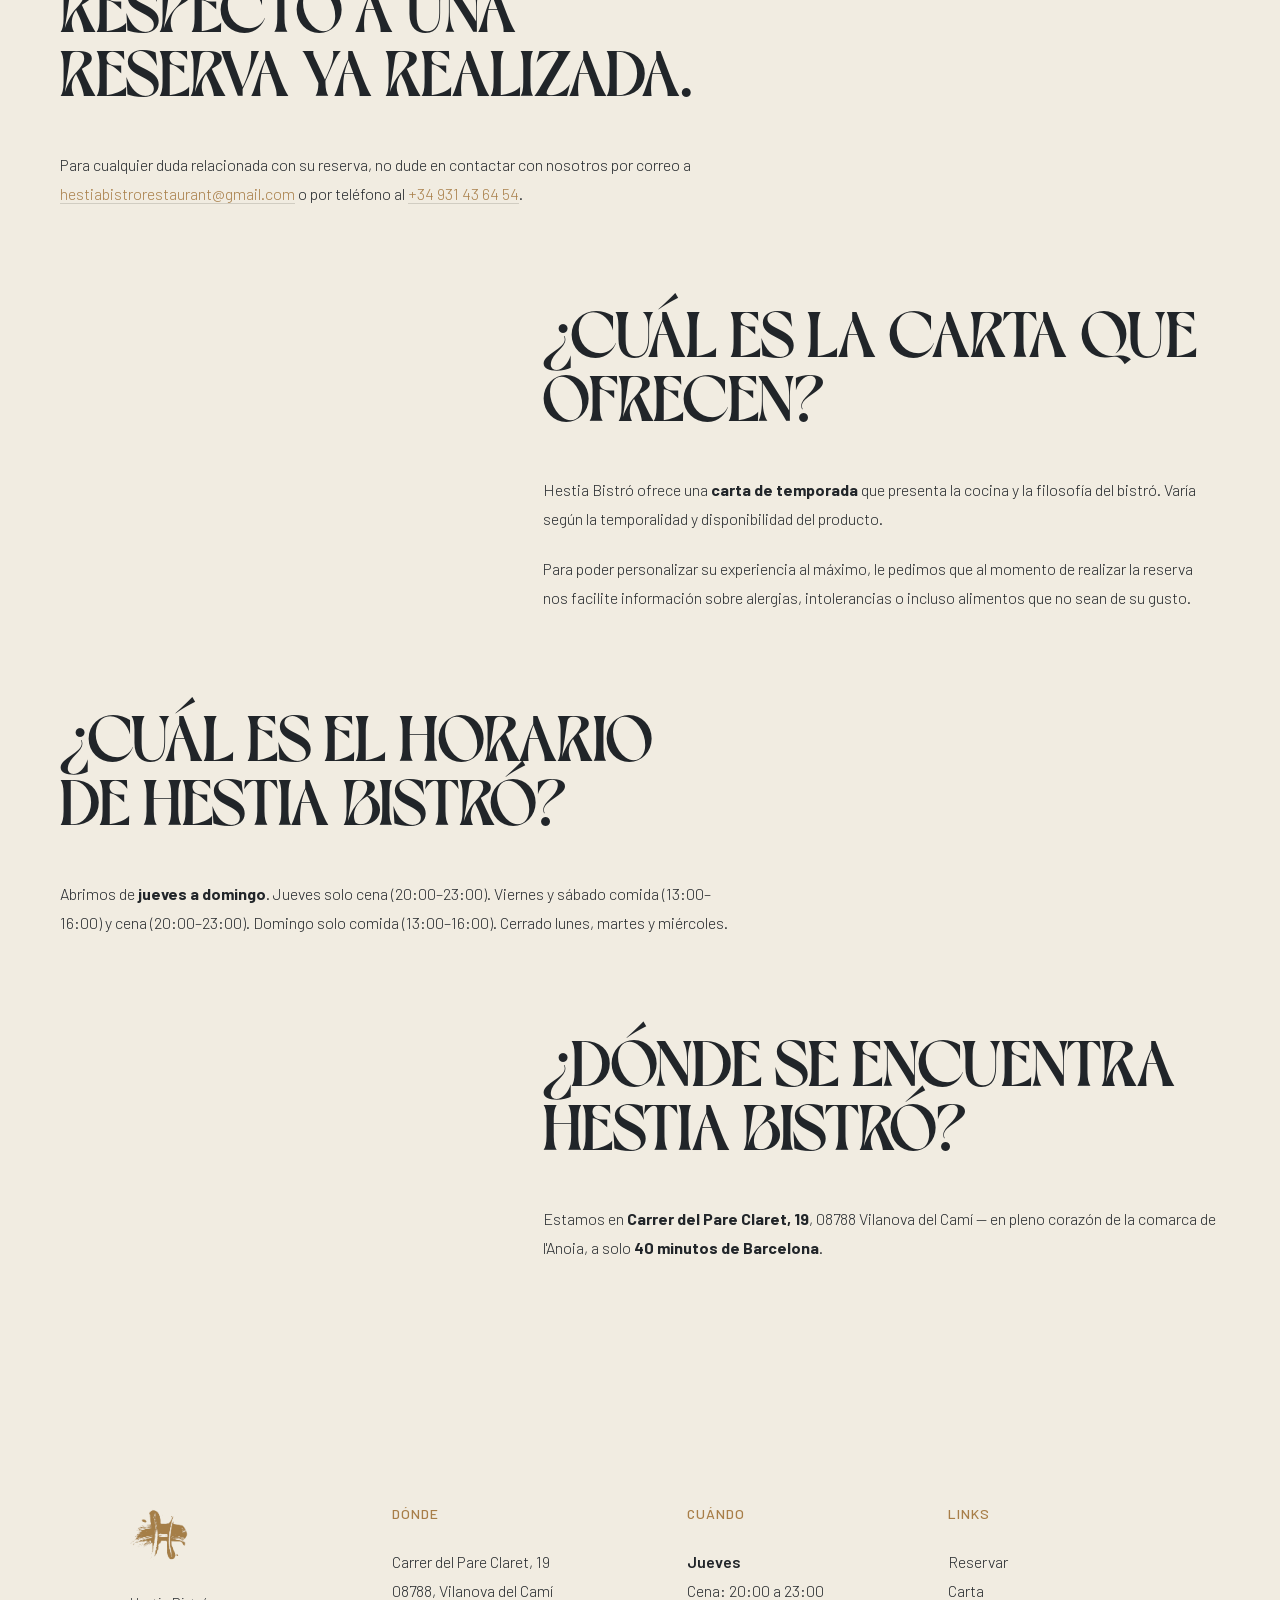
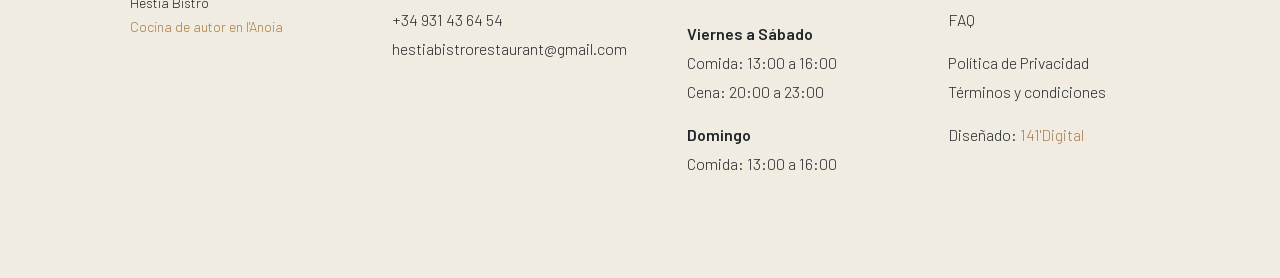
<file: faq.html>
<!doctype html>
<html lang="es">
<head>
<meta charset="utf-8" />
<meta name="viewport" content="width=device-width,initial-scale=1,viewport-fit=cover" />
<!-- Google Tag Manager -->
<script>(function(w,d,s,l,i){w[l]=w[l]||[];w[l].push({'gtm.start':
new Date().getTime(),event:'gtm.js'});var f=d.getElementsByTagName(s)[0],
j=d.createElement(s),dl=l!='dataLayer'?'&l='+l:'';j.async=true;j.src=
'https://www.googletagmanager.com/gtm.js?id='+i+dl;f.parentNode.insertBefore(j,f);
})(window,document,'script','dataLayer','GTM-5F7QNDTX');</script>
<!-- End Google Tag Manager -->
<title data-i18n="meta.title.faq">FAQ · Hestia Bistró</title>
<meta name="description" data-i18n-content="meta.desc.faq" content="Preguntas frecuentes sobre reservas, horarios y dudas en Hestia Bistró, Vilanova del Camí." />
<link rel="icon" type="image/png" href="assets/logo-full.png" />
<link rel="preconnect" href="https://fonts.googleapis.com" />
<link rel="preconnect" href="https://fonts.gstatic.com" crossorigin />
<link href="https://fonts.googleapis.com/css2?family=Italiana&family=Cormorant+Garamond:ital,wght@0,300;0,400;0,500;0,600;1,300;1,400;1,500;1,600&family=Inter:wght@300;400;500;600&family=La+Belle+Aurore&display=swap" rel="stylesheet" />
<meta http-equiv="Cache-Control" content="no-store, no-cache, must-revalidate" />
<meta http-equiv="Pragma" content="no-cache" />
<meta http-equiv="Expires" content="0" />
<link rel="stylesheet" href="styles.css?v=20260528a" />
</head>
<body>
<!-- Google Tag Manager (noscript) -->
<noscript><iframe src="https://www.googletagmanager.com/ns.html?id=GTM-5F7QNDTX"
height="0" width="0" style="display:none;visibility:hidden"></iframe></noscript>
<!-- End Google Tag Manager (noscript) -->


<!-- ─── HEADER ─────────────────────────────────────────── -->
<header class="site-header" id="siteHeader">
  <a href="index.html" class="header-mark" aria-label="Hestia Bistró">
    <img src="assets/logo-h-mark.png" alt="" />
  </a>
  <nav class="nav-center" aria-label="Primaria" data-i18n-aria-label="nav.aria">
    <a href="reservar.html"    class="nav-link" data-i18n="nav.reservar">Reservar</a>
    <a href="carta.html" class="nav-link" data-i18n="nav.carta">Carta</a>
    <a href="faq.html"         class="nav-link" data-i18n="nav.faq">FAQ</a>
  </nav>
  <div class="nav-right">
    <ul class="lang" aria-label="Idioma" data-i18n-aria-label="lang.aria">
      <li><button class="lang-btn active" data-lang="es">ES</button></li>
      <li><button class="lang-btn"        data-lang="ca">CA</button></li>
    </ul>
  </div>
</header>

<!-- ─── FAQ ────────────────────────────────────────────── -->
<main class="faq-main">
  <div class="faq-list">

    <article class="faq-item">
      <h2 class="faq-question">
        <span data-i18n="faq.q1.1">¿Cómo puedo</span>
        <span data-i18n="faq.q1.2">realizar una reserva</span>
        <span data-i18n="faq.q1.3">en Hestia Bistró?</span>
      </h2>
      <p class="faq-answer" data-i18n-html="faq.a1">
        Para realizar una reserva puede hacerlo a través de nuestro
        <a href="reservar.html">apartado de reservas</a> siguiendo los pasos
        indicados. En caso de no haber disponibilidad en la fecha deseada,
        puede contactar con nosotros directamente y le ayudaremos a encontrar
        una alternativa.
      </p>
    </article>

    <article class="faq-item">
      <h2 class="faq-question">
        <span data-i18n="faq.q2.1">¿Con cuánto tiempo</span>
        <span data-i18n="faq.q2.2">de anticipación debo</span>
        <span data-i18n="faq.q2.3">realizar una reserva?</span>
      </h2>
      <p class="faq-answer" data-i18n-html="faq.a2">
        Puede realizar su reserva con un máximo de 90 días de anticipación, a
        través de nuestra <a href="reservar.html">página de reservas</a> o por
        correo electrónico a
        <a href="mailto:hestiabistrorestaurant@gmail.com">hestiabistrorestaurant@gmail.com</a>.
      </p>
    </article>

    <article class="faq-item">
      <h2 class="faq-question">
        <span data-i18n="faq.q3.1">¿Cómo puedo</span>
        <span data-i18n="faq.q3.2">realizar una reserva</span>
        <span data-i18n="faq.q3.3">para un grupo?</span>
      </h2>
      <p class="faq-answer" data-i18n-html="faq.a3">
        Si desea realizar una reserva para grupo, deberá ponerse en contacto
        con nosotros a través del siguiente correo electrónico:
        <a href="mailto:hestiabistrorestaurant@gmail.com">hestiabistrorestaurant@gmail.com</a>.
        Le facilitaremos toda la información necesaria y la disponibilidad del
        restaurante.
      </p>
    </article>

    <article class="faq-item">
      <h2 class="faq-question">
        <span data-i18n="faq.q4.1">Tengo dudas</span>
        <span data-i18n="faq.q4.2">respecto a una</span>
        <span data-i18n="faq.q4.3">reserva ya realizada.</span>
      </h2>
      <p class="faq-answer" data-i18n-html="faq.a4">
        Para cualquier duda relacionada con su reserva, no dude en contactar
        con nosotros por correo a
        <a href="mailto:hestiabistrorestaurant@gmail.com">hestiabistrorestaurant@gmail.com</a>
        o por teléfono al <a href="tel:+34931436454">+34 931 43 64 54</a>.
      </p>
    </article>

    <article class="faq-item">
      <h2 class="faq-question">
        <span data-i18n="faq.q5.1">¿Cuál es la carta que</span>
        <span data-i18n="faq.q5.2">ofrecen?</span>
      </h2>
      <div class="faq-answer-block">
        <p class="faq-answer" data-i18n-html="faq.a5.p1">
          Hestia Bistró ofrece una <strong>carta de temporada</strong> que
          presenta la cocina y la filosofía del bistró. Varía según la
          temporalidad y disponibilidad del producto.
        </p>
        <p class="faq-answer" data-i18n-html="faq.a5.p2">
          Para poder personalizar su experiencia al máximo, le pedimos que al
          momento de realizar la reserva nos facilite información sobre
          alergias, intolerancias o incluso alimentos que no sean de su gusto.
        </p>
      </div>
    </article>

    <article class="faq-item">
      <h2 class="faq-question">
        <span data-i18n="faq.q6.1">¿Cuál es el horario</span>
        <span data-i18n="faq.q6.2">de Hestia Bistró?</span>
      </h2>
      <p class="faq-answer" data-i18n-html="faq.a6">
        Abrimos de <strong>jueves a domingo</strong>. Jueves solo cena
        (20:00–23:00). Viernes y sábado comida (13:00–16:00) y cena
        (20:00–23:00). Domingo solo comida (13:00–16:00). Cerrado lunes,
        martes y miércoles.
      </p>
    </article>

    <article class="faq-item">
      <h2 class="faq-question">
        <span data-i18n="faq.q7.1">¿Dónde se encuentra</span>
        <span data-i18n="faq.q7.2">Hestia Bistró?</span>
      </h2>
      <p class="faq-answer" data-i18n-html="faq.a7">
        Estamos en <strong>Carrer del Pare Claret, 19</strong>, 08788 Vilanova
        del Camí — en pleno corazón de la comarca de l'Anoia, a solo
        <strong>40 minutos de Barcelona</strong>.
      </p>
    </article>

  </div>
</main>

<!-- ─── FOOTER ─────────────────────────────────────────── -->
<footer class="site-footer" id="contacto">
  <div class="footer-wrap">
    <div class="footer-grid">

      <div class="footer-brand">
        <img src="assets/logo-h-mark.png" alt="" class="footer-logo" />
        <p class="footer-tagline">
          Hestia Bistró<br/>
          <a href="index.html" data-i18n="foot.brand.tagline">Cocina de autor en l'Anoia</a>
        </p>
      </div>

      <div class="footer-col">
        <p class="footer-eyebrow" data-i18n="foot.donde">Dónde</p>
        <address class="footer-address">
          <p>Carrer del Pare Claret, 19</p>
          <p>08788, Vilanova del Camí</p>
          <p><a href="tel:+34931436454">+34 931 43 64 54</a></p>
          <p><a href="mailto:hestiabistrorestaurant@gmail.com">hestiabistrorestaurant@gmail.com</a></p>
        </address>
      </div>

      <div class="footer-col">
        <p class="footer-eyebrow" data-i18n="foot.cuando">Cuándo</p>
        <div class="footer-hours">
          <p><strong data-i18n="foot.h.jue">Jueves</strong></p>
          <p data-i18n="foot.h.cena">Cena: 20:00 a 23:00</p>
          <p><strong data-i18n="foot.h.visa">Viernes a Sábado</strong></p>
          <p data-i18n="foot.h.comida">Comida: 13:00 a 16:00</p>
          <p data-i18n="foot.h.cena">Cena: 20:00 a 23:00</p>
          <p><strong data-i18n="foot.h.dom">Domingo</strong></p>
          <p data-i18n="foot.h.comida">Comida: 13:00 a 16:00</p>
        </div>
      </div>

      <div class="footer-col">
        <p class="footer-eyebrow" data-i18n="foot.links">Links</p>
        <ul class="footer-links">
          <li><a href="reservar.html" data-i18n="nav.reservar">Reservar</a></li>
          <li><a href="carta.html" data-i18n="nav.carta">Carta</a></li>
          <li><a href="faq.html" data-i18n="nav.faq">FAQ</a></li>
          <li class="spacer" aria-hidden="true"></li>
          <li><a href="privacidad.html" data-i18n="foot.l.privacidad">Política de Privacidad</a></li>
          <li><a href="terminos.html" data-i18n="foot.l.terminos">Términos y condiciones</a></li>
          <li class="spacer" aria-hidden="true"></li>
          <li class="footer-credit"><span data-i18n="foot.l.disenado">Diseñado:</span> <a href="https://141agency.com" target="_blank" rel="noopener">141'Digital</a></li>
        </ul>
      </div>

    </div>
  </div>
</footer>

<script src="i18n.js?v=20260527a"></script>
<script src="script.js"></script>
</body>
</html>
</file>
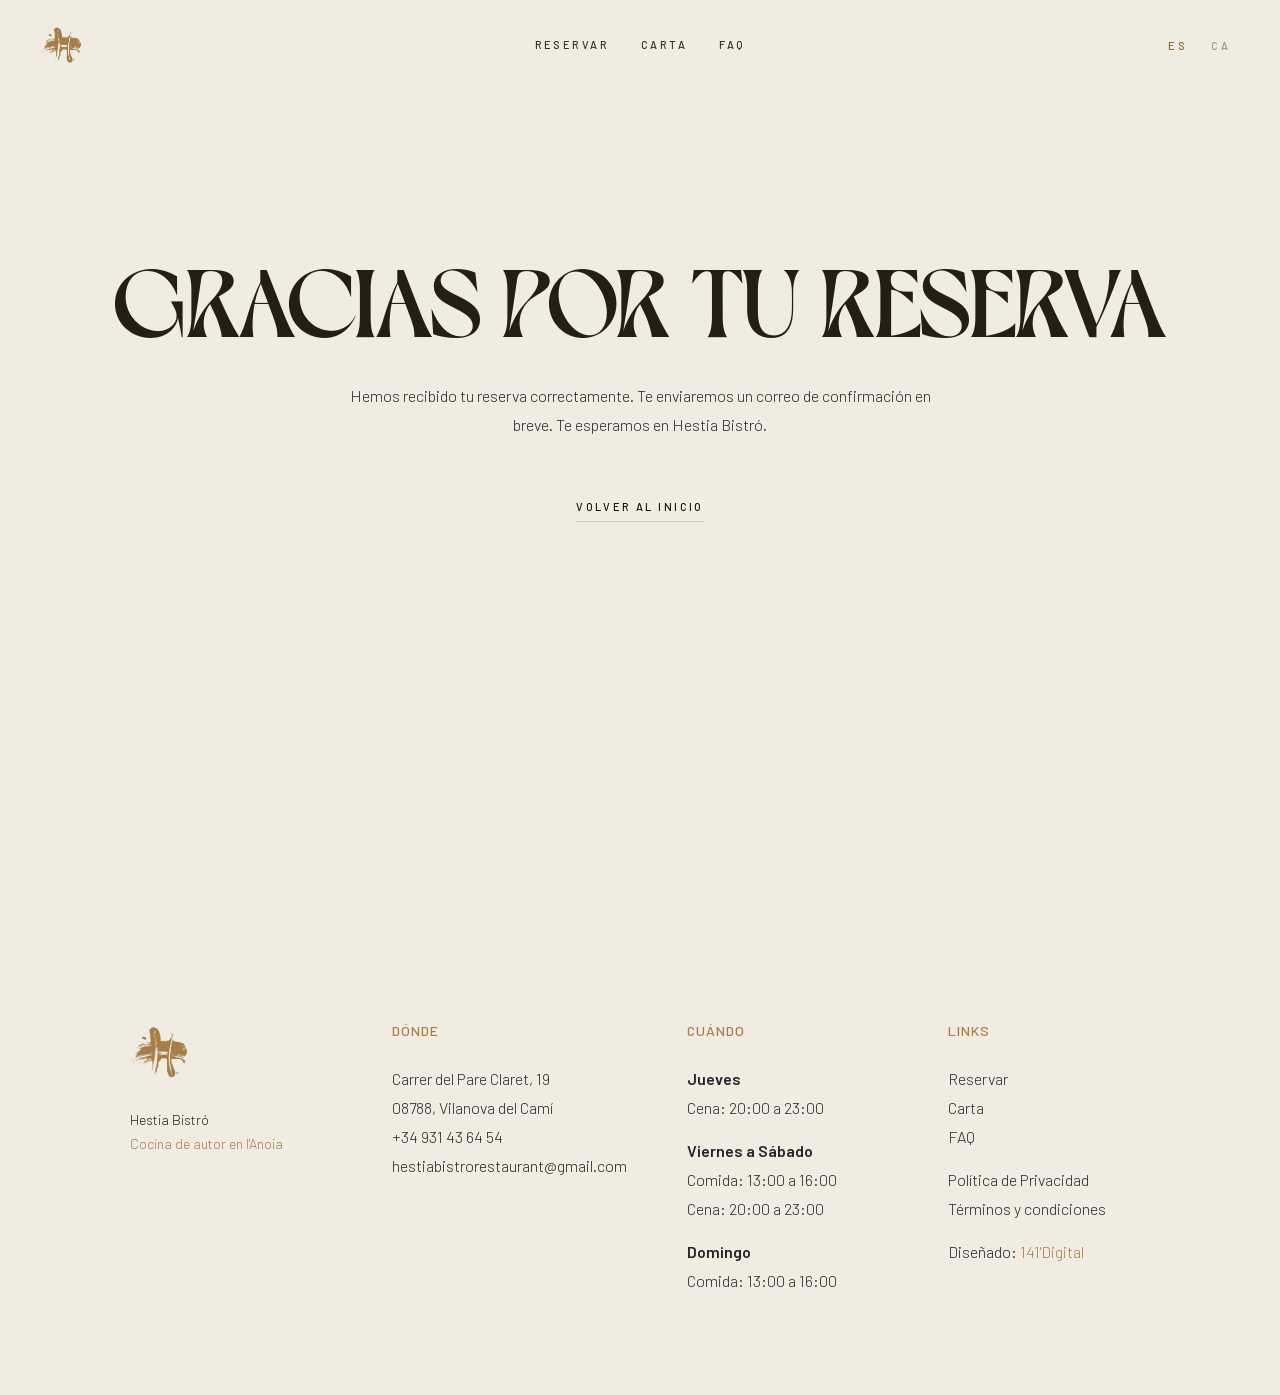
<file: gracias.html>
<!doctype html>
<html lang="es">
<head>
<meta charset="utf-8" />
<meta name="viewport" content="width=device-width,initial-scale=1,viewport-fit=cover" />
<!-- Google Tag Manager -->
<script>(function(w,d,s,l,i){w[l]=w[l]||[];w[l].push({'gtm.start':
new Date().getTime(),event:'gtm.js'});var f=d.getElementsByTagName(s)[0],
j=d.createElement(s),dl=l!='dataLayer'?'&l='+l:'';j.async=true;j.src=
'https://www.googletagmanager.com/gtm.js?id='+i+dl;f.parentNode.insertBefore(j,f);
})(window,document,'script','dataLayer','GTM-5F7QNDTX');</script>
<!-- End Google Tag Manager -->
<title data-i18n="meta.title.gracias">Gracias por tu reserva · Hestia Bistró</title>
<meta name="description" data-i18n-content="meta.desc.gracias" content="Confirmación de reserva en Hestia Bistró — te esperamos pronto." />
<meta name="robots" content="noindex,follow" />
<link rel="icon" type="image/png" href="assets/logo-full.png" />
<link rel="preconnect" href="https://fonts.googleapis.com" />
<link rel="preconnect" href="https://fonts.gstatic.com" crossorigin />
<link href="https://fonts.googleapis.com/css2?family=Italiana&family=Cormorant+Garamond:ital,wght@0,300;0,400;0,500;0,600;1,300;1,400;1,500;1,600&family=Inter:wght@300;400;500;600&family=La+Belle+Aurore&display=swap" rel="stylesheet" />
<meta http-equiv="Cache-Control" content="no-store, no-cache, must-revalidate" />
<meta http-equiv="Pragma" content="no-cache" />
<meta http-equiv="Expires" content="0" />
<link rel="stylesheet" href="styles.css?v=20260528a" />
</head>
<body>
<!-- Google Tag Manager (noscript) -->
<noscript><iframe src="https://www.googletagmanager.com/ns.html?id=GTM-5F7QNDTX"
height="0" width="0" style="display:none;visibility:hidden"></iframe></noscript>
<!-- End Google Tag Manager (noscript) -->


<!-- ─── HEADER ─────────────────────────────────────────── -->
<header class="site-header" id="siteHeader">
  <a href="index.html" class="header-mark" aria-label="Hestia Bistró">
    <img src="assets/logo-h-mark.png" alt="" />
  </a>
  <nav class="nav-center" aria-label="Primaria" data-i18n-aria-label="nav.aria">
    <a href="reservar.html"    class="nav-link" data-i18n="nav.reservar">Reservar</a>
    <a href="carta.html" class="nav-link" data-i18n="nav.carta">Carta</a>
    <a href="faq.html"         class="nav-link" data-i18n="nav.faq">FAQ</a>
  </nav>
  <div class="nav-right">
    <ul class="lang" aria-label="Idioma" data-i18n-aria-label="lang.aria">
      <li><button class="lang-btn active" data-lang="es">ES</button></li>
      <li><button class="lang-btn"        data-lang="ca">CA</button></li>
    </ul>
  </div>
</header>

<!-- ─── GRACIAS (landing post-reserva) ────── -->
<main class="reservar-main">
  <div class="reservar-placeholder">
    <h1 class="reservar-placeholder-title" data-i18n="gracias.title">Gracias por tu reserva</h1>
    <p class="reservar-placeholder-text" data-i18n="gracias.subtitle">
      Hemos recibido tu reserva correctamente. Te enviaremos un correo de confirmación en breve. Te esperamos en Hestia Bistró.
    </p>
    <a href="index.html" class="btn-line" data-i18n="gracias.cta" style="margin-top:clamp(28px,4vw,48px)">Volver al inicio</a>
  </div>
</main>

<!-- ─── FOOTER ─────────────────────────────────────────── -->
<footer class="site-footer" id="contacto">
  <div class="footer-wrap">
    <div class="footer-grid">

      <div class="footer-brand">
        <img src="assets/logo-h-mark.png" alt="" class="footer-logo" />
        <p class="footer-tagline">
          Hestia Bistró<br/>
          <a href="index.html" data-i18n="foot.brand.tagline">Cocina de autor en l'Anoia</a>
        </p>
      </div>

      <div class="footer-col">
        <p class="footer-eyebrow" data-i18n="foot.donde">Dónde</p>
        <address class="footer-address">
          <p>Carrer del Pare Claret, 19</p>
          <p>08788, Vilanova del Camí</p>
          <p><a href="tel:+34931436454">+34 931 43 64 54</a></p>
          <p><a href="mailto:hestiabistrorestaurant@gmail.com">hestiabistrorestaurant@gmail.com</a></p>
        </address>
      </div>

      <div class="footer-col">
        <p class="footer-eyebrow" data-i18n="foot.cuando">Cuándo</p>
        <div class="footer-hours">
          <p><strong data-i18n="foot.h.jue">Jueves</strong></p>
          <p data-i18n="foot.h.cena">Cena: 20:00 a 23:00</p>
          <p><strong data-i18n="foot.h.visa">Viernes a Sábado</strong></p>
          <p data-i18n="foot.h.comida">Comida: 13:00 a 16:00</p>
          <p data-i18n="foot.h.cena">Cena: 20:00 a 23:00</p>
          <p><strong data-i18n="foot.h.dom">Domingo</strong></p>
          <p data-i18n="foot.h.comida">Comida: 13:00 a 16:00</p>
        </div>
      </div>

      <div class="footer-col">
        <p class="footer-eyebrow" data-i18n="foot.links">Links</p>
        <ul class="footer-links">
          <li><a href="reservar.html" data-i18n="nav.reservar">Reservar</a></li>
          <li><a href="carta.html" data-i18n="nav.carta">Carta</a></li>
          <li><a href="faq.html" data-i18n="nav.faq">FAQ</a></li>
          <li class="spacer" aria-hidden="true"></li>
          <li><a href="privacidad.html" data-i18n="foot.l.privacidad">Política de Privacidad</a></li>
          <li><a href="terminos.html" data-i18n="foot.l.terminos">Términos y condiciones</a></li>
          <li class="spacer" aria-hidden="true"></li>
          <li class="footer-credit"><span data-i18n="foot.l.disenado">Diseñado:</span> <a href="https://141agency.com" target="_blank" rel="noopener">141'Digital</a></li>
        </ul>
      </div>

    </div>
  </div>
</footer>

<script src="i18n.js?v=20260527a"></script>
<script src="script.js"></script>
</body>
</html>
</file>
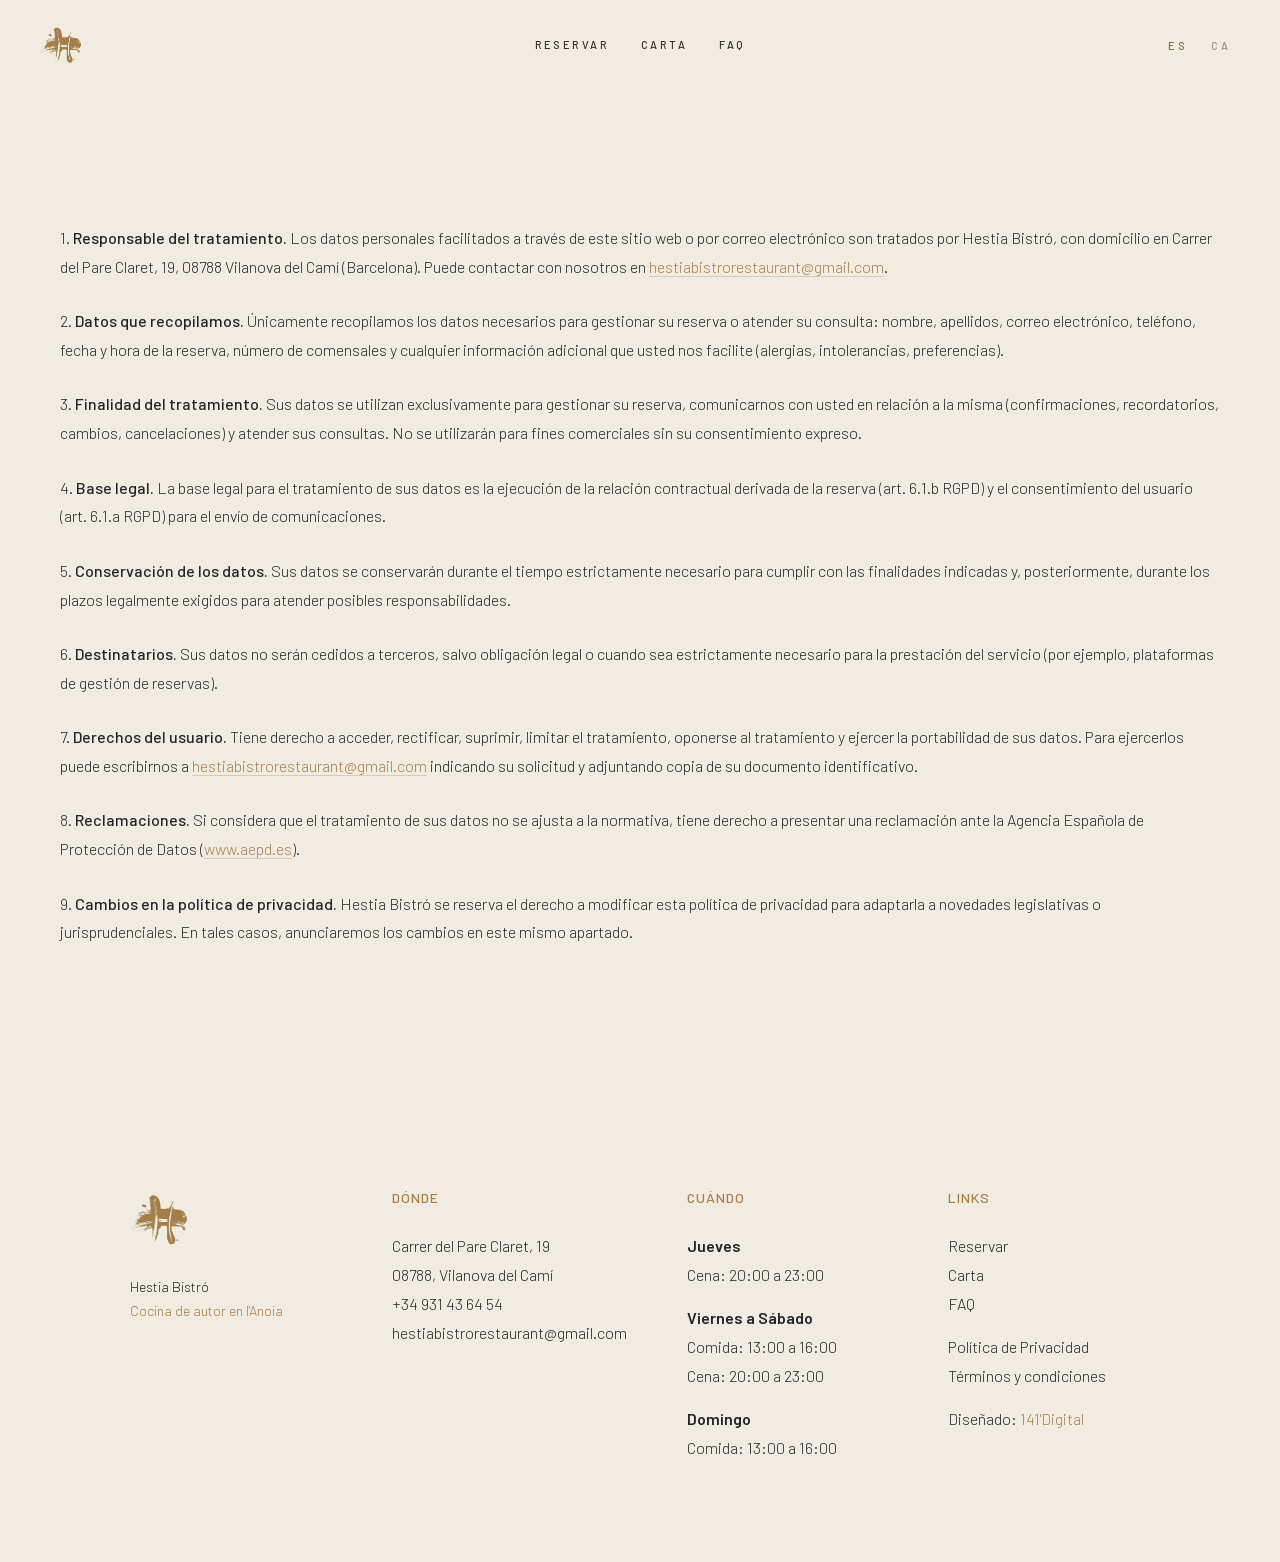
<file: privacidad.html>
<!doctype html>
<html lang="es">
<head>
<meta charset="utf-8" />
<meta name="viewport" content="width=device-width,initial-scale=1,viewport-fit=cover" />
<!-- Google Tag Manager -->
<script>(function(w,d,s,l,i){w[l]=w[l]||[];w[l].push({'gtm.start':
new Date().getTime(),event:'gtm.js'});var f=d.getElementsByTagName(s)[0],
j=d.createElement(s),dl=l!='dataLayer'?'&l='+l:'';j.async=true;j.src=
'https://www.googletagmanager.com/gtm.js?id='+i+dl;f.parentNode.insertBefore(j,f);
})(window,document,'script','dataLayer','GTM-5F7QNDTX');</script>
<!-- End Google Tag Manager -->
<title data-i18n="meta.title.privacidad">Política de Privacidad · Hestia Bistró</title>
<meta name="description" data-i18n-content="meta.desc.privacidad" content="Política de Privacidad de Hestia Bistró conforme al Reglamento General de Protección de Datos (RGPD)." />
<link rel="icon" type="image/png" href="assets/logo-full.png" />
<link rel="preconnect" href="https://fonts.googleapis.com" />
<link rel="preconnect" href="https://fonts.gstatic.com" crossorigin />
<link href="https://fonts.googleapis.com/css2?family=Italiana&family=Cormorant+Garamond:ital,wght@0,300;0,400;0,500;0,600;1,300;1,400;1,500;1,600&family=Inter:wght@300;400;500;600&family=La+Belle+Aurore&display=swap" rel="stylesheet" />
<meta http-equiv="Cache-Control" content="no-store, no-cache, must-revalidate" />
<meta http-equiv="Pragma" content="no-cache" />
<meta http-equiv="Expires" content="0" />
<link rel="stylesheet" href="styles.css?v=20260528a" />
</head>
<body>
<!-- Google Tag Manager (noscript) -->
<noscript><iframe src="https://www.googletagmanager.com/ns.html?id=GTM-5F7QNDTX"
height="0" width="0" style="display:none;visibility:hidden"></iframe></noscript>
<!-- End Google Tag Manager (noscript) -->


<!-- ─── HEADER ─────────────────────────────────────────── -->
<header class="site-header" id="siteHeader">
  <a href="index.html" class="header-mark" aria-label="Hestia Bistró">
    <img src="assets/logo-h-mark.png" alt="" />
  </a>
  <nav class="nav-center" aria-label="Primaria" data-i18n-aria-label="nav.aria">
    <a href="reservar.html"    class="nav-link" data-i18n="nav.reservar">Reservar</a>
    <a href="carta.html" class="nav-link" data-i18n="nav.carta">Carta</a>
    <a href="faq.html"         class="nav-link" data-i18n="nav.faq">FAQ</a>
  </nav>
  <div class="nav-right">
    <ul class="lang" aria-label="Idioma" data-i18n-aria-label="lang.aria">
      <li><button class="lang-btn active" data-lang="es">ES</button></li>
      <li><button class="lang-btn"        data-lang="ca">CA</button></li>
    </ul>
  </div>
</header>

<!-- ─── POLÍTICA DE PRIVACIDAD ─────────────────────────── -->
<main class="legal-main">
  <div class="legal-list">

    <p class="legal-item" data-i18n-html="pri.1">
      1. <strong>Responsable del tratamiento.</strong> Los datos personales
      facilitados a través de este sitio web o por correo electrónico son
      tratados por Hestia Bistró, con domicilio en Carrer del Pare Claret, 19,
      08788 Vilanova del Camí (Barcelona). Puede contactar con nosotros en
      <a href="mailto:hestiabistrorestaurant@gmail.com">hestiabistrorestaurant@gmail.com</a>.
    </p>

    <p class="legal-item" data-i18n-html="pri.2">
      2. <strong>Datos que recopilamos.</strong> Únicamente recopilamos los
      datos necesarios para gestionar su reserva o atender su consulta:
      nombre, apellidos, correo electrónico, teléfono, fecha y hora de la
      reserva, número de comensales y cualquier información adicional que
      usted nos facilite (alergias, intolerancias, preferencias).
    </p>

    <p class="legal-item" data-i18n-html="pri.3">
      3. <strong>Finalidad del tratamiento.</strong> Sus datos se utilizan
      exclusivamente para gestionar su reserva, comunicarnos con usted en
      relación a la misma (confirmaciones, recordatorios, cambios,
      cancelaciones) y atender sus consultas. No se utilizarán para fines
      comerciales sin su consentimiento expreso.
    </p>

    <p class="legal-item" data-i18n-html="pri.4">
      4. <strong>Base legal.</strong> La base legal para el tratamiento de sus
      datos es la ejecución de la relación contractual derivada de la reserva
      (art. 6.1.b RGPD) y el consentimiento del usuario (art. 6.1.a RGPD)
      para el envío de comunicaciones.
    </p>

    <p class="legal-item" data-i18n-html="pri.5">
      5. <strong>Conservación de los datos.</strong> Sus datos se conservarán
      durante el tiempo estrictamente necesario para cumplir con las
      finalidades indicadas y, posteriormente, durante los plazos legalmente
      exigidos para atender posibles responsabilidades.
    </p>

    <p class="legal-item" data-i18n-html="pri.6">
      6. <strong>Destinatarios.</strong> Sus datos no serán cedidos a
      terceros, salvo obligación legal o cuando sea estrictamente necesario
      para la prestación del servicio (por ejemplo, plataformas de gestión de
      reservas).
    </p>

    <p class="legal-item" data-i18n-html="pri.7">
      7. <strong>Derechos del usuario.</strong> Tiene derecho a acceder,
      rectificar, suprimir, limitar el tratamiento, oponerse al tratamiento y
      ejercer la portabilidad de sus datos. Para ejercerlos puede escribirnos
      a
      <a href="mailto:hestiabistrorestaurant@gmail.com">hestiabistrorestaurant@gmail.com</a>
      indicando su solicitud y adjuntando copia de su documento
      identificativo.
    </p>

    <p class="legal-item" data-i18n-html="pri.8">
      8. <strong>Reclamaciones.</strong> Si considera que el tratamiento de
      sus datos no se ajusta a la normativa, tiene derecho a presentar una
      reclamación ante la Agencia Española de Protección de Datos
      (<a href="https://www.aepd.es" target="_blank" rel="noopener">www.aepd.es</a>).
    </p>

    <p class="legal-item" data-i18n-html="pri.9">
      9. <strong>Cambios en la política de privacidad.</strong> Hestia Bistró
      se reserva el derecho a modificar esta política de privacidad para
      adaptarla a novedades legislativas o jurisprudenciales. En tales casos,
      anunciaremos los cambios en este mismo apartado.
    </p>

  </div>
</main>

<!-- ─── FOOTER ─────────────────────────────────────────── -->
<footer class="site-footer" id="contacto">
  <div class="footer-wrap">
    <div class="footer-grid">

      <div class="footer-brand">
        <img src="assets/logo-h-mark.png" alt="" class="footer-logo" />
        <p class="footer-tagline">
          Hestia Bistró<br/>
          <a href="index.html" data-i18n="foot.brand.tagline">Cocina de autor en l'Anoia</a>
        </p>
      </div>

      <div class="footer-col">
        <p class="footer-eyebrow" data-i18n="foot.donde">Dónde</p>
        <address class="footer-address">
          <p>Carrer del Pare Claret, 19</p>
          <p>08788, Vilanova del Camí</p>
          <p><a href="tel:+34931436454">+34 931 43 64 54</a></p>
          <p><a href="mailto:hestiabistrorestaurant@gmail.com">hestiabistrorestaurant@gmail.com</a></p>
        </address>
      </div>

      <div class="footer-col">
        <p class="footer-eyebrow" data-i18n="foot.cuando">Cuándo</p>
        <div class="footer-hours">
          <p><strong data-i18n="foot.h.jue">Jueves</strong></p>
          <p data-i18n="foot.h.cena">Cena: 20:00 a 23:00</p>
          <p><strong data-i18n="foot.h.visa">Viernes a Sábado</strong></p>
          <p data-i18n="foot.h.comida">Comida: 13:00 a 16:00</p>
          <p data-i18n="foot.h.cena">Cena: 20:00 a 23:00</p>
          <p><strong data-i18n="foot.h.dom">Domingo</strong></p>
          <p data-i18n="foot.h.comida">Comida: 13:00 a 16:00</p>
        </div>
      </div>

      <div class="footer-col">
        <p class="footer-eyebrow" data-i18n="foot.links">Links</p>
        <ul class="footer-links">
          <li><a href="reservar.html" data-i18n="nav.reservar">Reservar</a></li>
          <li><a href="carta.html" data-i18n="nav.carta">Carta</a></li>
          <li><a href="faq.html" data-i18n="nav.faq">FAQ</a></li>
          <li class="spacer" aria-hidden="true"></li>
          <li><a href="privacidad.html" data-i18n="foot.l.privacidad">Política de Privacidad</a></li>
          <li><a href="terminos.html" data-i18n="foot.l.terminos">Términos y condiciones</a></li>
          <li class="spacer" aria-hidden="true"></li>
          <li class="footer-credit"><span data-i18n="foot.l.disenado">Diseñado:</span> <a href="https://141agency.com" target="_blank" rel="noopener">141'Digital</a></li>
        </ul>
      </div>

    </div>
  </div>
</footer>

<script src="i18n.js?v=20260527a"></script>
<script src="script.js"></script>
</body>
</html>
</file>
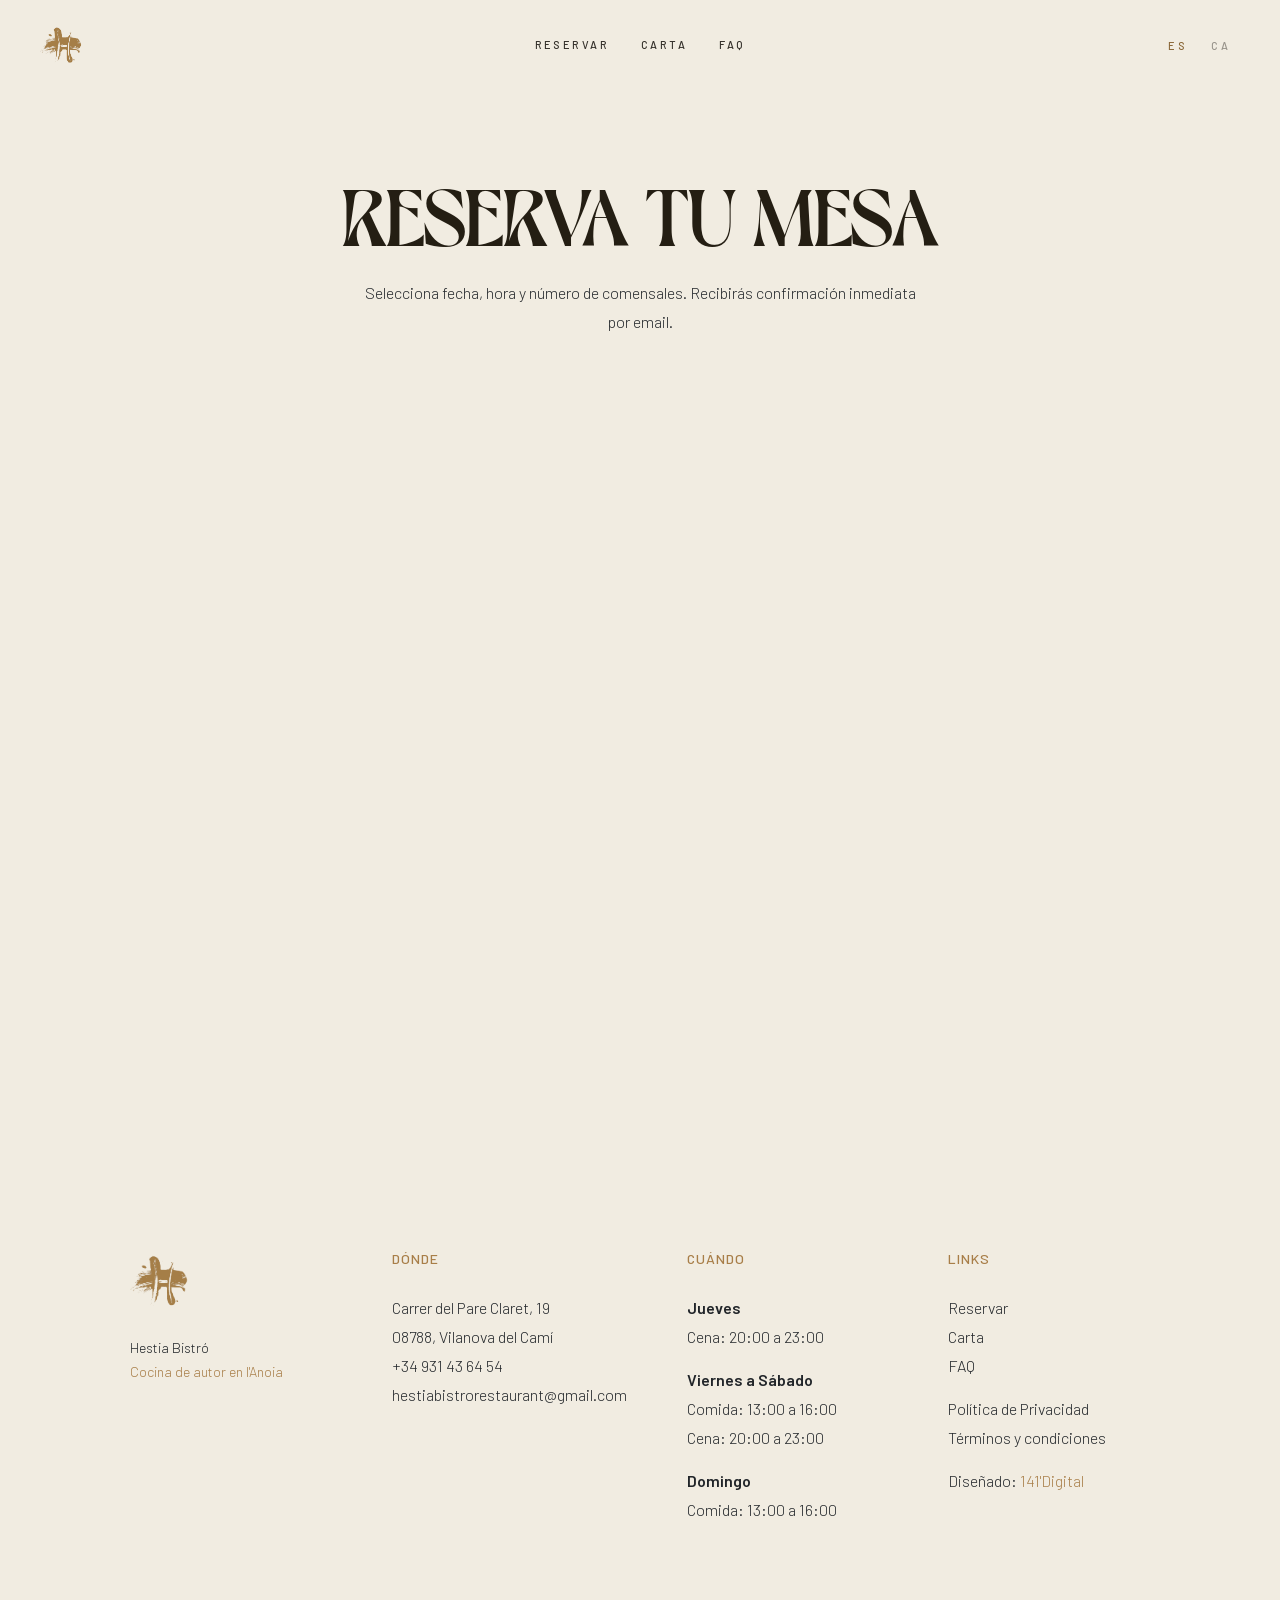
<file: reservar.html>
<!doctype html>
<html lang="es">
<head>
<meta charset="utf-8" />
<meta name="viewport" content="width=device-width,initial-scale=1,viewport-fit=cover" />
<!-- Google Tag Manager -->
<script>(function(w,d,s,l,i){w[l]=w[l]||[];w[l].push({'gtm.start':
new Date().getTime(),event:'gtm.js'});var f=d.getElementsByTagName(s)[0],
j=d.createElement(s),dl=l!='dataLayer'?'&l='+l:'';j.async=true;j.src=
'https://www.googletagmanager.com/gtm.js?id='+i+dl;f.parentNode.insertBefore(j,f);
})(window,document,'script','dataLayer','GTM-5F7QNDTX');</script>
<!-- End Google Tag Manager -->
<title data-i18n="meta.title.reservar">Reservar · Hestia Bistró</title>
<meta name="description" data-i18n-content="meta.desc.reservar" content="Reserva tu mesa en Hestia Bistró online. Cocina de autor a 1h de Barcelona." />
<link rel="icon" type="image/png" href="assets/logo-full.png" />
<link rel="preconnect" href="https://fonts.googleapis.com" />
<link rel="preconnect" href="https://fonts.gstatic.com" crossorigin />
<link href="https://fonts.googleapis.com/css2?family=Italiana&family=Cormorant+Garamond:ital,wght@0,300;0,400;0,500;0,600;1,300;1,400;1,500;1,600&family=Inter:wght@300;400;500;600&family=La+Belle+Aurore&display=swap" rel="stylesheet" />
<meta http-equiv="Cache-Control" content="no-store, no-cache, must-revalidate" />
<meta http-equiv="Pragma" content="no-cache" />
<meta http-equiv="Expires" content="0" />
<link rel="stylesheet" href="styles.css?v=20260528a" />
</head>
<body>
<!-- Google Tag Manager (noscript) -->
<noscript><iframe src="https://www.googletagmanager.com/ns.html?id=GTM-5F7QNDTX"
height="0" width="0" style="display:none;visibility:hidden"></iframe></noscript>
<!-- End Google Tag Manager (noscript) -->


<!-- ─── HEADER ─────────────────────────────────────────── -->
<header class="site-header" id="siteHeader">
  <a href="index.html" class="header-mark" aria-label="Hestia Bistró">
    <img src="assets/logo-h-mark.png" alt="" />
  </a>
  <nav class="nav-center" aria-label="Primaria" data-i18n-aria-label="nav.aria">
    <a href="reservar.html"     class="nav-link" data-i18n="nav.reservar">Reservar</a>
    <a href="carta.html"  class="nav-link" data-i18n="nav.carta">Carta</a>
    <a href="faq.html"          class="nav-link" data-i18n="nav.faq">FAQ</a>
  </nav>
  <div class="nav-right">
    <ul class="lang" aria-label="Idioma" data-i18n-aria-label="lang.aria">
      <li><button class="lang-btn active" data-lang="es">ES</button></li>
      <li><button class="lang-btn"        data-lang="ca">CA</button></li>
    </ul>
  </div>
</header>

<!-- ─── RESERVAR (motor de reservas — widget 141 Agency) ──── -->
<main class="reservar-main">

  <section class="reservar-heading">
    <h1 class="reservar-heading-title" data-i18n="reservar.heading.title">Reserva tu mesa</h1>
    <p class="reservar-heading-subtitle" data-i18n="reservar.heading.subtitle">
      Selecciona fecha, hora y número de comensales. Recibirás confirmación inmediata por email.
    </p>
  </section>

  <div class="reservar-iframe-wrapper">
    <div style="width:100%;max-width:640px;margin:0 auto;overflow:hidden">
      <iframe id="booking141"
              title="Reservas Hestia Bistró"
              src="https://booking.141agency.com/embed/hestia-bistro"
              style="display:block;width:100%;max-width:100%;border:0" height="560" scrolling="no"></iframe>
    </div>
  </div>

  <script>
    addEventListener("message", function (e) {
      if (e.data && e.data.type === "booking-141-resize")
        document.getElementById("booking141").style.height = e.data.height + "px";
    });
  </script>

</main>

<!-- ─── FOOTER ─────────────────────────────────────────── -->
<footer class="site-footer" id="contacto">
  <div class="footer-wrap">
    <div class="footer-grid">

      <div class="footer-brand">
        <img src="assets/logo-h-mark.png" alt="" class="footer-logo" />
        <p class="footer-tagline">
          Hestia Bistró<br/>
          <a href="index.html" data-i18n="foot.brand.tagline">Cocina de autor en l'Anoia</a>
        </p>
      </div>

      <div class="footer-col">
        <p class="footer-eyebrow" data-i18n="foot.donde">Dónde</p>
        <address class="footer-address">
          <p>Carrer del Pare Claret, 19</p>
          <p>08788, Vilanova del Camí</p>
          <p><a href="tel:+34931436454">+34 931 43 64 54</a></p>
          <p><a href="mailto:hestiabistrorestaurant@gmail.com">hestiabistrorestaurant@gmail.com</a></p>
        </address>
      </div>

      <div class="footer-col">
        <p class="footer-eyebrow" data-i18n="foot.cuando">Cuándo</p>
        <div class="footer-hours">
          <p><strong data-i18n="foot.h.jue">Jueves</strong></p>
          <p data-i18n="foot.h.cena">Cena: 20:00 a 23:00</p>
          <p><strong data-i18n="foot.h.visa">Viernes a Sábado</strong></p>
          <p data-i18n="foot.h.comida">Comida: 13:00 a 16:00</p>
          <p data-i18n="foot.h.cena">Cena: 20:00 a 23:00</p>
          <p><strong data-i18n="foot.h.dom">Domingo</strong></p>
          <p data-i18n="foot.h.comida">Comida: 13:00 a 16:00</p>
        </div>
      </div>

      <div class="footer-col">
        <p class="footer-eyebrow" data-i18n="foot.links">Links</p>
        <ul class="footer-links">
          <li><a href="reservar.html" data-i18n="nav.reservar">Reservar</a></li>
          <li><a href="carta.html" data-i18n="nav.carta">Carta</a></li>
          <li><a href="faq.html" data-i18n="nav.faq">FAQ</a></li>
          <li class="spacer" aria-hidden="true"></li>
          <li><a href="privacidad.html" data-i18n="foot.l.privacidad">Política de Privacidad</a></li>
          <li><a href="terminos.html" data-i18n="foot.l.terminos">Términos y condiciones</a></li>
          <li class="spacer" aria-hidden="true"></li>
          <li class="footer-credit"><span data-i18n="foot.l.disenado">Diseñado:</span> <a href="https://141agency.com" target="_blank" rel="noopener">141'Digital</a></li>
        </ul>
      </div>

    </div>
  </div>
</footer>

<script src="i18n.js?v=20260527a"></script>
<script src="script.js"></script>
</body>
</html>
</file>
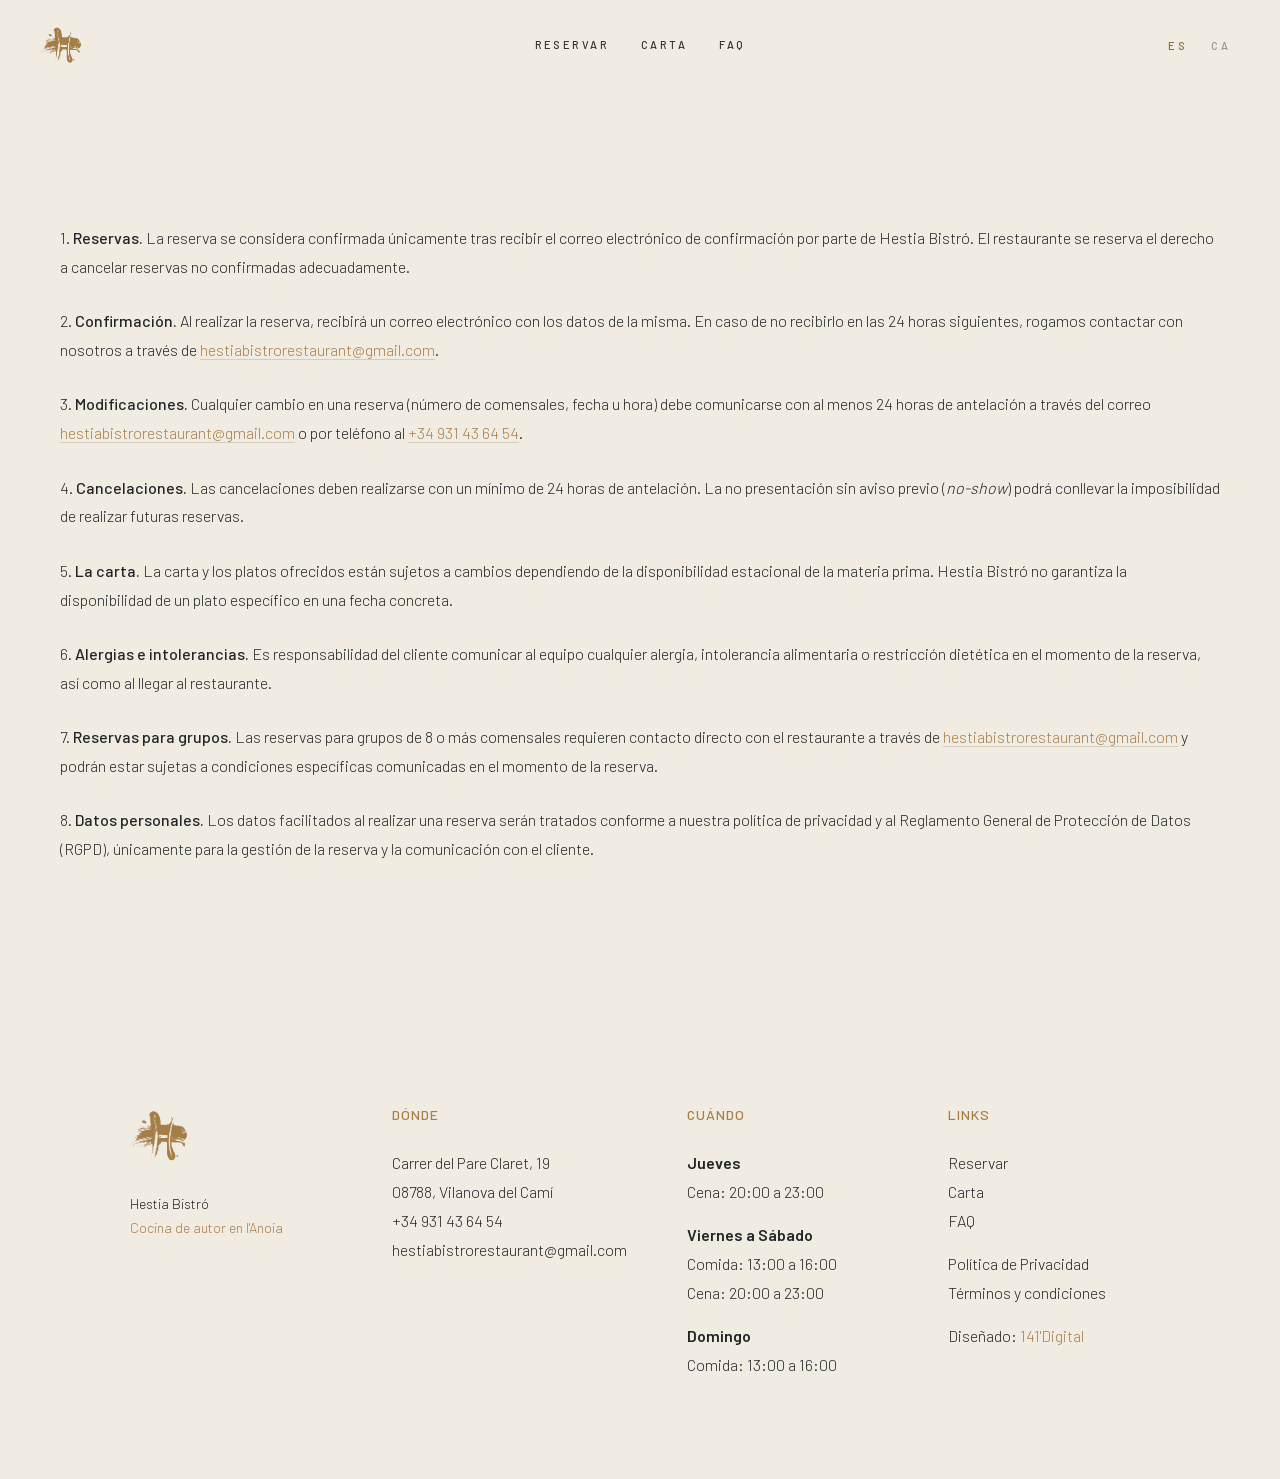
<file: terminos.html>
<!doctype html>
<html lang="es">
<head>
<meta charset="utf-8" />
<meta name="viewport" content="width=device-width,initial-scale=1,viewport-fit=cover" />
<!-- Google Tag Manager -->
<script>(function(w,d,s,l,i){w[l]=w[l]||[];w[l].push({'gtm.start':
new Date().getTime(),event:'gtm.js'});var f=d.getElementsByTagName(s)[0],
j=d.createElement(s),dl=l!='dataLayer'?'&l='+l:'';j.async=true;j.src=
'https://www.googletagmanager.com/gtm.js?id='+i+dl;f.parentNode.insertBefore(j,f);
})(window,document,'script','dataLayer','GTM-5F7QNDTX');</script>
<!-- End Google Tag Manager -->
<title data-i18n="meta.title.terminos">Términos y condiciones · Hestia Bistró</title>
<meta name="description" data-i18n-content="meta.desc.terminos" content="Términos y condiciones de Hestia Bistró: reservas, cancelaciones, alergias y política de datos." />
<link rel="icon" type="image/png" href="assets/logo-full.png" />
<link rel="preconnect" href="https://fonts.googleapis.com" />
<link rel="preconnect" href="https://fonts.gstatic.com" crossorigin />
<link href="https://fonts.googleapis.com/css2?family=Italiana&family=Cormorant+Garamond:ital,wght@0,300;0,400;0,500;0,600;1,300;1,400;1,500;1,600&family=Inter:wght@300;400;500;600&family=La+Belle+Aurore&display=swap" rel="stylesheet" />
<meta http-equiv="Cache-Control" content="no-store, no-cache, must-revalidate" />
<meta http-equiv="Pragma" content="no-cache" />
<meta http-equiv="Expires" content="0" />
<link rel="stylesheet" href="styles.css?v=20260528a" />
</head>
<body>
<!-- Google Tag Manager (noscript) -->
<noscript><iframe src="https://www.googletagmanager.com/ns.html?id=GTM-5F7QNDTX"
height="0" width="0" style="display:none;visibility:hidden"></iframe></noscript>
<!-- End Google Tag Manager (noscript) -->


<!-- ─── HEADER ─────────────────────────────────────────── -->
<header class="site-header" id="siteHeader">
  <a href="index.html" class="header-mark" aria-label="Hestia Bistró">
    <img src="assets/logo-h-mark.png" alt="" />
  </a>
  <nav class="nav-center" aria-label="Primaria" data-i18n-aria-label="nav.aria">
    <a href="reservar.html"    class="nav-link" data-i18n="nav.reservar">Reservar</a>
    <a href="carta.html" class="nav-link" data-i18n="nav.carta">Carta</a>
    <a href="faq.html"         class="nav-link" data-i18n="nav.faq">FAQ</a>
  </nav>
  <div class="nav-right">
    <ul class="lang" aria-label="Idioma" data-i18n-aria-label="lang.aria">
      <li><button class="lang-btn active" data-lang="es">ES</button></li>
      <li><button class="lang-btn"        data-lang="ca">CA</button></li>
    </ul>
  </div>
</header>

<!-- ─── TÉRMINOS Y CONDICIONES ─────────────────────────── -->
<main class="legal-main">
  <div class="legal-list">

    <p class="legal-item" data-i18n-html="ter.1">
      1. <strong>Reservas.</strong> La reserva se considera confirmada únicamente
      tras recibir el correo electrónico de confirmación por parte de Hestia
      Bistró. El restaurante se reserva el derecho a cancelar reservas no
      confirmadas adecuadamente.
    </p>

    <p class="legal-item" data-i18n-html="ter.2">
      2. <strong>Confirmación.</strong> Al realizar la reserva, recibirá un
      correo electrónico con los datos de la misma. En caso de no recibirlo en
      las 24 horas siguientes, rogamos contactar con nosotros a través de
      <a href="mailto:hestiabistrorestaurant@gmail.com">hestiabistrorestaurant@gmail.com</a>.
    </p>

    <p class="legal-item" data-i18n-html="ter.3">
      3. <strong>Modificaciones.</strong> Cualquier cambio en una reserva
      (número de comensales, fecha u hora) debe comunicarse con al menos
      24 horas de antelación a través del correo
      <a href="mailto:hestiabistrorestaurant@gmail.com">hestiabistrorestaurant@gmail.com</a>
      o por teléfono al <a href="tel:+34931436454">+34 931 43 64 54</a>.
    </p>

    <p class="legal-item" data-i18n-html="ter.4">
      4. <strong>Cancelaciones.</strong> Las cancelaciones deben realizarse con
      un mínimo de 24 horas de antelación. La no presentación sin aviso previo
      (<em>no-show</em>) podrá conllevar la imposibilidad de realizar futuras
      reservas.
    </p>

    <p class="legal-item" data-i18n-html="ter.5">
      5. <strong>La carta.</strong> La carta y los platos ofrecidos están
      sujetos a cambios dependiendo de la disponibilidad estacional de la
      materia prima. Hestia Bistró no garantiza la disponibilidad de un plato
      específico en una fecha concreta.
    </p>

    <p class="legal-item" data-i18n-html="ter.6">
      6. <strong>Alergias e intolerancias.</strong> Es responsabilidad del
      cliente comunicar al equipo cualquier alergia, intolerancia alimentaria
      o restricción dietética en el momento de la reserva, así como al llegar
      al restaurante.
    </p>

    <p class="legal-item" data-i18n-html="ter.7">
      7. <strong>Reservas para grupos.</strong> Las reservas para grupos de
      8 o más comensales requieren contacto directo con el restaurante a
      través de
      <a href="mailto:hestiabistrorestaurant@gmail.com">hestiabistrorestaurant@gmail.com</a>
      y podrán estar sujetas a condiciones específicas comunicadas en el
      momento de la reserva.
    </p>

    <p class="legal-item" data-i18n-html="ter.8">
      8. <strong>Datos personales.</strong> Los datos facilitados al realizar
      una reserva serán tratados conforme a nuestra política de privacidad y
      al Reglamento General de Protección de Datos (RGPD), únicamente para la
      gestión de la reserva y la comunicación con el cliente.
    </p>

  </div>
</main>

<!-- ─── FOOTER ─────────────────────────────────────────── -->
<footer class="site-footer" id="contacto">
  <div class="footer-wrap">
    <div class="footer-grid">

      <div class="footer-brand">
        <img src="assets/logo-h-mark.png" alt="" class="footer-logo" />
        <p class="footer-tagline">
          Hestia Bistró<br/>
          <a href="index.html" data-i18n="foot.brand.tagline">Cocina de autor en l'Anoia</a>
        </p>
      </div>

      <div class="footer-col">
        <p class="footer-eyebrow" data-i18n="foot.donde">Dónde</p>
        <address class="footer-address">
          <p>Carrer del Pare Claret, 19</p>
          <p>08788, Vilanova del Camí</p>
          <p><a href="tel:+34931436454">+34 931 43 64 54</a></p>
          <p><a href="mailto:hestiabistrorestaurant@gmail.com">hestiabistrorestaurant@gmail.com</a></p>
        </address>
      </div>

      <div class="footer-col">
        <p class="footer-eyebrow" data-i18n="foot.cuando">Cuándo</p>
        <div class="footer-hours">
          <p><strong data-i18n="foot.h.jue">Jueves</strong></p>
          <p data-i18n="foot.h.cena">Cena: 20:00 a 23:00</p>
          <p><strong data-i18n="foot.h.visa">Viernes a Sábado</strong></p>
          <p data-i18n="foot.h.comida">Comida: 13:00 a 16:00</p>
          <p data-i18n="foot.h.cena">Cena: 20:00 a 23:00</p>
          <p><strong data-i18n="foot.h.dom">Domingo</strong></p>
          <p data-i18n="foot.h.comida">Comida: 13:00 a 16:00</p>
        </div>
      </div>

      <div class="footer-col">
        <p class="footer-eyebrow" data-i18n="foot.links">Links</p>
        <ul class="footer-links">
          <li><a href="reservar.html" data-i18n="nav.reservar">Reservar</a></li>
          <li><a href="carta.html" data-i18n="nav.carta">Carta</a></li>
          <li><a href="faq.html" data-i18n="nav.faq">FAQ</a></li>
          <li class="spacer" aria-hidden="true"></li>
          <li><a href="privacidad.html" data-i18n="foot.l.privacidad">Política de Privacidad</a></li>
          <li><a href="terminos.html" data-i18n="foot.l.terminos">Términos y condiciones</a></li>
          <li class="spacer" aria-hidden="true"></li>
          <li class="footer-credit"><span data-i18n="foot.l.disenado">Diseñado:</span> <a href="https://141agency.com" target="_blank" rel="noopener">141'Digital</a></li>
        </ul>
      </div>

    </div>
  </div>
</footer>

<script src="i18n.js?v=20260527a"></script>
<script src="script.js"></script>
</body>
</html>
</file>
<file: styles.css>
/* ────────────────────────────────────────────────────────────
   HESTIA BISTRÓ · WEB
   Layout: Aleia restaurant — elegant editorial, cream canvas
   Palette: Hestia brand — espresso, cobre, cream lino
   ──────────────────────────────────────────────────────────── */

@font-face{
  font-family: "Dahlia Display";
  src: url("assets/dahlia-medium.woff2") format("woff2"),
       url("assets/dahlia-medium.woff")  format("woff");
  font-weight: 500;
  font-style: normal;
  font-display: swap;
}

@font-face{ font-family:"Barlow"; src:url("assets/fonts/barlow-300.woff2") format("woff2"); font-weight:300; font-style:normal; font-display:swap; }
@font-face{ font-family:"Barlow"; src:url("assets/fonts/barlow-400.woff2") format("woff2"); font-weight:400; font-style:normal; font-display:swap; }
@font-face{ font-family:"Barlow"; src:url("assets/fonts/barlow-500.woff2") format("woff2"); font-weight:500; font-style:normal; font-display:swap; }
@font-face{ font-family:"Barlow"; src:url("assets/fonts/barlow-600.woff2") format("woff2"); font-weight:600; font-style:normal; font-display:swap; }
@font-face{ font-family:"Barlow"; src:url("assets/fonts/barlow-700.woff2") format("woff2"); font-weight:700; font-style:normal; font-display:swap; }

:root{
  /* Brand tokens (sampled from logo) */
  --hueso:   #E8DFCD;
  --crema:   #D9C9A8;
  --crema-2: #C7B58E;
  --tinta:   #15100A;
  --tinta-2: #1F1812;
  --tinta-3: #2A1F18;
  --sepia:   #6B5A47;
  --cobre:   #A87E48;
  --cobre-2: #8A6738;
  --ambar:   #C99B5C;

  /* White canvas, dark ink — Aleia-style light theme */
  --bg:        #F1ECE1;
  --bg-2:      #F7F2E8;
  --bg-3:      #EDE5D3;
  --ink:       #14100B;
  --ink-soft:  #443A2C;
  --ink-quiet: #6B5C46;
  --rule:      rgba(20,16,11,.14);
  --rule-2:    rgba(20,16,11,.06);
  --accent:    var(--cobre);
  --accent-2:  var(--cobre-2);

  --font-display: "Cormorant Garamond","EB Garamond",Georgia,serif;
  --font-brand:   "Italiana","Cormorant Garamond",serif;
  --font-hand:    "La Belle Aurore","Caveat",cursive;
  --font-sans:    "Barlow","Inter",-apple-system,system-ui,sans-serif;
}

*{ box-sizing:border-box; }
html,body{ margin:0; padding:0; }
html{ scroll-behavior:smooth; overflow-x:clip; }
body{ overflow-x:clip; max-width:100vw; }

body{
  background:var(--bg);
  color:var(--ink);
  font-family:var(--font-sans);
  font-size:15px;
  line-height:1.6;
  font-weight:300;
  -webkit-font-smoothing:antialiased;
  text-rendering:optimizeLegibility;
}

img{ max-width:100%; display:block; }
a{ color:inherit; text-decoration:none; transition:color .25s ease, opacity .25s ease; }
a:hover{ color:var(--accent); }
button{ font-family:inherit; cursor:pointer; }


/* ─── Reusable type ───────────────────────────────────── */
.eyebrow{
  font-family:var(--font-sans);
  font-size:11px;
  letter-spacing:.22em;
  text-transform:uppercase;
  color:var(--accent);
  font-weight:500;
  margin:0 0 18px;
}

.display-title{
  font-family:var(--font-display);
  font-weight:300;
  letter-spacing:-.015em;
  line-height:.95;
  margin:0;
  color:#241E13;
  font-size:clamp(54px, 7vw, 110px);
}
.display-title span{ font-weight:300; }
.display-title em{
  font-style:italic;
  font-weight:300;
  display:block;
  color:#241E13;
}
.display-title.center{ text-align:center; }

/* Section titles — Aleia-style: ALL CAPS, stacked, upright */
.section-title{
  font-family:"Dahlia Display", var(--font-display);
  font-weight:500;
  font-style:normal;
  letter-spacing:-.005em;
  line-height:.92;
  font-size:clamp(44px, 10vw, 88px);
  text-transform:uppercase;
}
.section-title span{
  display:block;
  font-weight:500;
  font-style:normal;
  color:#241E13;
}

.brand-wordmark{
  font-family:var(--font-brand);
  letter-spacing:.22em;
  text-transform:uppercase;
  font-weight:400;
}
.brand-wordmark em{
  font-family:var(--font-hand);
  font-style:normal;
  text-transform:lowercase;
  letter-spacing:.02em;
  font-size:.85em;
  color:var(--accent);
  margin-left:.4em;
  display:inline-block;
  transform:translateY(.12em);
}

/* ─── Buttons / links ─────────────────────────────────── */
.btn{
  display:inline-flex; align-items:center; gap:10px;
  padding:8px 14px;
  font-family:var(--font-sans);
  font-size:15px;
  line-height:22px;
  letter-spacing:1px;
  text-transform:uppercase;
  font-weight:600;
  border:1px solid transparent;
  cursor:pointer;
  border-radius:0;
  transition:background .25s ease, color .25s ease, border-color .25s ease;
}
.btn-amber{
  background:#E2B974;
  color:#000;
  border-color:#E2B974;
}
.btn-amber:hover{
  background:transparent;
  color:#000;
  border-color:#E2B974;
}

.btn-line{
  display:inline-block;
  padding:10px 0 6px;
  font-family:var(--font-sans);
  font-size:11px;
  letter-spacing:.22em;
  text-transform:uppercase;
  font-weight:500;
  color:var(--ink);
  border-bottom:1px solid var(--rule);
  transition:color .25s ease, border-color .25s ease, letter-spacing .25s ease;
}
.btn-line:hover{
  color:var(--accent-2);
  border-color:var(--accent-2);
  letter-spacing:.26em;
}
.btn-line.small{
  font-size:10px;
}

.link-quiet{
  display:inline-block;
  font-size:11px;
  letter-spacing:.16em;
  text-transform:uppercase;
  color:var(--ink-soft);
  padding-top:14px;
}
.link-quiet:hover{ color:var(--accent); }


/* ────────────────────────────────────────────────────────
   HEADER  (responsive: grid 3-col fluido en desktop · nav al bottom en mobile)
   ──────────────────────────────────────────────────────── */
.site-header{
  position:fixed;
  inset:0 0 auto 0;                  /* top:0 right:0 left:0 — sin bottom */
  z-index:9900;                      /* igual que el nav inferior, siempre por encima del contenido */
  display:grid;
  grid-template-columns: 1fr auto 1fr;
  align-items:center;
  /* Padding fluido: escala suave entre móvil y desktop sin breakpoints */
  padding: clamp(14px, 2.4vw, 22px) clamp(20px, 4vw, 40px);
  /* safe-area-inset-top: respeta status bar / notch en cualquier dispositivo */
  padding-top: calc(clamp(14px, 2.4vw, 22px) + env(safe-area-inset-top, 0px));
  background:var(--bg);
  color:var(--ink);
  font-family:var(--font-sans);
  font-size: clamp(10px, 1vw, 11px);
  letter-spacing:.22em;
  text-transform:uppercase;
  font-weight:500;
}

.header-mark{
  grid-column: 1;
  justify-self: start;
  display: inline-flex;
  align-items: center;
}
.header-mark img{
  width: clamp(36px, 5vw, 46px);
  height: clamp(36px, 5vw, 46px);
  object-fit: contain;
  transition: transform .3s ease;
}
.header-mark:hover img{ transform: rotate(-3deg) scale(1.05); }

/* nav-center centrado limpio con grid (sin position:absolute + translate) */
.nav-center{
  grid-column: 2;
  justify-self: center;
  display: flex;
  gap: clamp(18px, 2.5vw, 34px);
}
.nav-link{ position: relative; color: var(--ink); opacity: .85; }
.nav-link::after{
  content: ""; position: absolute; left: 0; right: 0; bottom: -6px; height: 1px;
  background: currentColor; transform: scaleX(0); transform-origin: left;
  transition: transform .3s ease;
}
.nav-link:hover::after{ transform: scaleX(1); }

.nav-right{
  grid-column: 3;
  justify-self: end;
}
.nav-right .lang{
  list-style: none; padding: 0; margin: 0;
  display: flex; gap: 4px;
}
.lang-btn{
  background: transparent; border: 0;
  color: var(--ink);
  padding: 6px 10px;
  font-family: inherit;
  font-size: inherit;
  letter-spacing: inherit;
  text-transform: uppercase;
  font-weight: 500;
  opacity: .4;
  transition: opacity .25s ease, color .25s ease;
}
.lang-btn.active{ opacity: 1; color: var(--accent-2); }
.lang-btn:hover{ opacity: .95; }


/* ────────────────────────────────────────────────────────
   HERO  (Aleia-style: huge wordmark on canvas · photo full-bleed)
   ──────────────────────────────────────────────────────── */
.hero{
  position:relative;
  height:100vh;
  min-height:720px;
  padding:120px 0 0;
  background:var(--bg);
  overflow:hidden;
  isolation:isolate;
}

/* The giant editorial wordmark */
.hero-wordmark{
  position:relative;
  z-index:3;
  text-align:center;
  margin:0 auto;
  padding:0 40px;
  width:100%;
  max-width:1280px;
}
.hero-wordmark-svg{
  display:block;
  width:min(88vw, 1080px);
  height:auto;
  margin:0 auto;
  filter: drop-shadow(0 12px 40px rgba(0,0,0,.35));
  animation: wordIn 1.2s cubic-bezier(.2,.7,.2,1) both;
}
.visually-hidden{
  position:absolute;
  width:1px; height:1px;
  padding:0; margin:-1px;
  overflow:hidden;
  clip:rect(0,0,0,0);
  white-space:nowrap;
  border:0;
}
@keyframes wordIn{
  from{ opacity:0; transform:translateY(20px); }
  to  { opacity:1; transform:none; }
}
@keyframes ruleIn{
  from{ opacity:0; transform:scaleX(0); }
  to  { opacity:1; transform:scaleX(1); }
}

/* Grey backdrop behind the photo — reveals when the photo fades on scroll */
.hero-backdrop{
  position:absolute;
  left:0;
  right:0;
  bottom:0;
  width:100%;
  height:63.3vh;
  background:var(--bg);
  z-index:0;
}

/* The photo backdrop — full-bleed lateral · anchored to bottom · behind wordmark */
.hero-photo{
  position:absolute;
  left:0;
  right:0;
  bottom:0;
  margin:0;
  padding:0;
  width:100%;
  height:63.3vh;
  z-index:1;
  overflow:hidden;
}
.hero-photo-fill{
  position:absolute; inset:0;
  background:
    linear-gradient(180deg, rgba(17,9,6,0) 0%, rgba(17,9,6,.15) 65%, rgba(17,9,6,.5) 100%),
    url('assets/hero.jpg?v=4') center/cover no-repeat #110906;
}
.hero-photo-grain{
  position:absolute; inset:0;
  background-image:
    radial-gradient(rgba(255,255,255,.06) 1px, transparent 1px),
    radial-gradient(rgba(0,0,0,.12) 1px, transparent 1px);
  background-size: 3px 3px, 5px 5px;
  opacity:.55;
  mix-blend-mode:overlay;
}

/* Welcome card pinned bottom-left over the photo */
.hero-card{
  position:absolute;
  left:0; bottom:0;
  width:min(420px, 86vw);
  background:#F1EAD9;
  color:#1A130B;
  padding:32px 34px 30px;
  border-top:2px solid var(--accent);
  z-index:5;
  box-shadow: -10px -10px 40px rgba(0,0,0,.45);
}
.hero-card .eyebrow{ margin:0 0 16px; color:var(--cobre-2); }
.hero-card-text{
  font-family:var(--font-display);
  font-size:17px;
  line-height:1.5;
  color:#1A130B;
  font-weight:400;
  margin:0 0 24px;
  letter-spacing:-.002em;
}
.hero-card .link-quiet{ color:rgba(26,19,11,.62); }
.hero-card .link-quiet:hover{ color:var(--cobre-2); }
.hero-card .btn-amber{ margin-bottom:4px; }


/* ────────────────────────────────────────────────────────
   BLOCK SPLIT  (El Restaurante / Igualada)
   ──────────────────────────────────────────────────────── */
.block-split{
  padding:140px 130px 60px;
  position:relative;
}
.block-split-grid{
  max-width:1240px; margin:0 auto;
  display:grid;
  grid-template-columns: 1fr 1fr;
  gap:120px;
  align-items:start;
}
.block-split .display-title{
  font-size:clamp(48px, 6vw, 130px);
  line-height:.92;
}
.block-split .display-title em{ display:block; }

.block-split-body{
  max-width:560px;
  font-family:var(--font-sans);
  font-size:16px;
  line-height:29px;
  color:rgb(33,37,41);
  font-weight:300;
}
.block-split-body p{ margin:0 0 28px; color:rgb(33,37,41); }
.block-split-body p:last-of-type{ margin-bottom:14px; }
.block-split-body .btn{ margin-top:0; }
.block-split-body strong,
.bio-text strong{
  font-weight:600;
  color:var(--ink);
}
.display-title:not(.section-title) em{ color:var(--accent-2); }


/* ────────────────────────────────────────────────────────
   FULL-WIDTH IMAGE PLACEHOLDERS (Aleia-style: left-aligned, gold rule right)
   ──────────────────────────────────────────────────────── */
.full-image-wrap{
  position:relative;
  max-width:1240px;
  margin:0 auto 120px;
  padding:0 130px;
  box-sizing:content-box;
}
.full-image-wrap .accent-rule{
  display:block;
  position:absolute;
  /* Starts 80px INSIDE the image right edge and extends to content right edge */
  left:calc(50% + 145px);
  right:130px;
  /* Always 50px above the bottom of the photo */
  bottom:50px;
  height:1px;
  background:var(--accent);
  opacity:.95;
  z-index:3;
}

.full-image{
  position:relative;
  /* Spans from grid left (title) to button right edge:
     left column (50% - 60) + full gap (120) + button width (~165) */
  width:calc(50% + 225px);
  margin:0;
  aspect-ratio:3/2;
  overflow:hidden;
  background:#1a0e08;
}
.full-image[data-img="interior"] .full-image-fill{
  background: url('assets/the-restaurant.jpg?v=3') center/cover no-repeat;
  filter:none;
}
.full-image-fill{
  position:absolute; inset:0;
  background:
    radial-gradient(50% 40% at 60% 50%, rgba(220,160,90,.45) 0%, transparent 65%),
    radial-gradient(80% 60% at 20% 80%, rgba(178,112,66,.45) 0%, transparent 70%),
    linear-gradient(160deg, #4a2c18 0%, #1a0e08 100%);
  filter:saturate(.85);
}
.full-image[data-img="igualada"] .full-image-fill{
  background:
    radial-gradient(60% 45% at 50% 60%, rgba(214,152,90,.45) 0%, transparent 65%),
    radial-gradient(120% 80% at 50% 0%, rgba(255,210,140,.25) 0%, transparent 70%),
    linear-gradient(180deg, #2c1810 0%, #1a0e08 60%, #3d2418 100%);
}
.img-cap{ display:none; }


/* ────────────────────────────────────────────────────────
   BIO ROW  (Chef / Sala)
   ──────────────────────────────────────────────────────── */
.bio-row{
  display:grid;
  grid-template-columns: 1fr 1fr;
  max-width:1240px;
  margin:0 auto 100px;
  padding:0 40px;
  gap:80px;
  align-items:start;
}
.bio-row.reverse{ direction:rtl; }
.bio-row.reverse > *{ direction:ltr; }

.bio-photo{
  position:relative;
  aspect-ratio:4/5;
  overflow:hidden;
  background:#1a0e08;
}
.bio-photo .full-image-fill{
  background:
    radial-gradient(50% 40% at 50% 35%, rgba(232,223,205,.18) 0%, transparent 70%),
    radial-gradient(80% 60% at 40% 90%, rgba(178,112,66,.35) 0%, transparent 70%),
    linear-gradient(180deg, #1a0e08 0%, #2c1810 100%);
}
.bio-photo[data-img="chef-2"] .full-image-fill{
  background:
    radial-gradient(60% 50% at 60% 40%, rgba(214,152,90,.35) 0%, transparent 65%),
    linear-gradient(180deg, #2a1810 0%, #14090c 100%);
}

.bio-text{
  display:flex; flex-direction:column;
  font-family:var(--font-sans);
  font-size:17px;
  line-height:1.75;
  font-weight:300;
  color:var(--ink-soft);
}
.bio-text .eyebrow{ color:var(--accent-2); margin-bottom:18px; }
.bio-name{ margin-bottom:30px !important; }
.bio-name span,
.bio-name em{ display:block; }
.bio-text p{ margin:0 0 18px; max-width:480px; color:var(--ink-soft); }
.bio-text .btn-line{ margin-top:12px; }


/* ────────────────────────────────────────────────────────
   PROPUESTA  (Nuestra propuesta · accordion)
   ──────────────────────────────────────────────────────── */
.propuesta{
  max-width:880px;
  margin:60px auto 80px;
  padding:80px 40px 40px;
  text-align:center;
}
.propuesta-head{ margin-bottom:60px; }
.propuesta-intro{
  font-family:var(--font-display);
  font-size:19px;
  line-height:1.55;
  color:var(--ink-soft);
  max-width:560px;
  margin:28px auto 0;
}

.menu-list{
  list-style:none; padding:0; margin:0;
  border-top:1px solid var(--rule);
  text-align:left;
}
.menu-row{
  border-bottom:1px solid var(--rule);
}
.menu-row-trigger{
  width:100%;
  display:grid;
  grid-template-columns: 1fr auto auto;
  gap:28px; align-items:center;
  padding:26px 8px;
  background:transparent; border:0;
  text-align:left;
  color:var(--ink);
  transition:color .25s ease;
}
.menu-row-trigger:hover{ color:var(--accent-2); }
.menu-row-title{
  font-family:var(--font-display);
  font-size:22px;
  font-weight:400;
  letter-spacing:-.003em;
}
.menu-row-price{
  font-family:var(--font-sans);
  font-size:12px;
  letter-spacing:.22em;
  text-transform:uppercase;
  font-weight:500;
  color:var(--ink-quiet);
}
.menu-row-icon{
  font-family:var(--font-display);
  font-size:22px;
  width:28px; height:28px;
  display:grid; place-items:center;
  color:var(--accent-2);
  transition:transform .3s ease;
}
.menu-row.open .menu-row-icon{ transform:rotate(45deg); }

.menu-row-body{
  max-height:0; overflow:hidden;
  transition:max-height .4s ease, padding .3s ease;
  padding:0 8px;
}
.menu-row.open .menu-row-body{
  max-height:240px;
  padding:0 8px 24px;
}
.menu-row-body p{
  margin:0;
  font-family:var(--font-display);
  font-size:17px;
  line-height:1.5;
  color:var(--ink-soft);
  max-width:560px;
}


/* ────────────────────────────────────────────────────────
   FOOD PAIR (two images side by side)
   ──────────────────────────────────────────────────────── */
.food-pair{
  display:grid;
  grid-template-columns: 1fr 1fr;
  gap:24px;
  max-width:1240px;
  margin:0 auto 120px;
  padding:0 40px;
}
.food-pair-item{
  position:relative;
  margin:0;
  aspect-ratio:1/1;
  overflow:hidden;
  background:#1a0e08;
}
.food-pair-item[data-img="dish-1"] .full-image-fill{
  background:
    radial-gradient(40% 35% at 50% 45%, rgba(232,223,205,.5) 0%, transparent 60%),
    radial-gradient(80% 70% at 50% 95%, rgba(178,112,66,.45) 0%, transparent 70%),
    linear-gradient(180deg, #1a0e08 0%, #3d2418 100%);
}
.food-pair-item[data-img="dish-2"] .full-image-fill{
  background:
    radial-gradient(45% 35% at 55% 50%, rgba(214,152,90,.55) 0%, transparent 60%),
    radial-gradient(90% 70% at 50% 100%, rgba(120,60,30,.5) 0%, transparent 70%),
    linear-gradient(180deg, #2a1410 0%, #1a0905 100%);
}


/* ────────────────────────────────────────────────────────
   CTA STRIP  (Reservar)
   ──────────────────────────────────────────────────────── */
.cta-strip{
  text-align:center;
  padding:100px 40px 120px;
  max-width:760px;
  margin:0 auto;
}
.cta-strip .display-title{ margin-bottom:24px; }
.cta-strip p{
  font-family:var(--font-display);
  font-size:19px;
  line-height:1.55;
  color:var(--ink-soft);
  margin:0 0 32px;
}
.cta-strip .link-quiet{
  display:block; margin-top:18px;
  color:var(--ink-quiet);
}
.cta-strip .link-quiet:hover{ color:var(--accent-2); }


/* ────────────────────────────────────────────────────────
   FOOTER  (Aleia-style: white bg · 4 columns)
   ──────────────────────────────────────────────────────── */
.site-footer{
  background:var(--bg);
  color:rgb(33,37,41);
  padding:120px 130px 100px;
  position:relative;
}
.footer-wrap{
  max-width:1240px;
  margin:0 auto;
}
.footer-grid{
  display:grid;
  grid-template-columns:1fr 1fr 1fr 1fr;
  gap:60px;
  align-items:start;
}

.footer-brand .footer-logo{
  display:block;
  width:64px; height:64px;
  object-fit:contain;
  margin:0 0 24px;
  filter:none;
}
.footer-tagline{
  font-family:var(--font-sans);
  font-size:14px;
  line-height:24px;
  color:rgb(33,37,41);
  font-weight:300;
  margin:0;
}
.footer-tagline a{
  color:var(--accent);
  text-decoration:none;
}
.footer-tagline a:hover{ text-decoration:underline; }

.footer-eyebrow{
  font-family:var(--font-sans);
  font-size:14px;
  letter-spacing:1px;
  text-transform:uppercase;
  color:var(--accent);
  font-weight:500;
  margin:0 0 22px;
}

.footer-address,
.footer-hours{
  font-style:normal;
}
.footer-address p,
.footer-hours p{
  font-family:var(--font-sans);
  font-size:16px;
  line-height:29px;
  color:rgb(33,37,41);
  font-weight:300;
  margin:0;
}
.footer-hours strong{
  display:inline-block;
  font-weight:600;
  margin-top:14px;
}
.footer-hours p:first-child strong{ margin-top:0; }

.footer-links{
  list-style:none;
  padding:0;
  margin:0;
}
.footer-links li{
  font-family:var(--font-sans);
  font-size:16px;
  line-height:29px;
  margin:0;
  white-space:nowrap;
}
.footer-links a{
  color:rgb(33,37,41);
  font-weight:300;
  text-decoration:none;
  transition:color .25s ease;
}
.footer-links a:hover{ color:var(--accent); }
.footer-links li.spacer{ height:14px; }
.footer-links li.footer-credit{
  color:rgb(33,37,41);
  font-weight:300;
}
.footer-links li.footer-credit a{
  color:var(--accent);
}
.footer-links li.footer-credit a:hover{ text-decoration:underline; }


/* ────────────────────────────────────────────────────────
   NUESTRA PROPUESTA  (Aleia-style)
   ──────────────────────────────────────────────────────── */
.proposal-section{
  padding:220px 130px 220px;
  position:relative;
  background:#EEE8D9;
}
.proposal-wrap{
  max-width:1240px;
  margin:0 auto;
}

.proposal-intro{
  max-width:760px;
  margin-top:56px;
}
.proposal-eyebrow{
  font-family:var(--font-sans);
  font-size:14px;
  letter-spacing:1px;
  text-transform:uppercase;
  color:var(--accent);
  font-weight:500;
  margin:0 0 12px;
}
.proposal-text{
  font-family:var(--font-sans);
  font-size:16px;
  line-height:29px;
  color:rgb(33,37,41);
  font-weight:300;
  margin:0;
}

.proposal-menu{
  max-width:760px;
  margin-top:84px;
}
.proposal-menu .btn{ margin-bottom:8px; }

.proposal-divider{
  border:0;
  border-top:1px solid var(--accent);
  margin:32px 0 0;
  opacity:1;
}

.menu-line{
  display:flex;
  justify-content:space-between;
  align-items:center;
  padding:18px 0;
  border-bottom:1px solid var(--accent);
  font-family:var(--font-sans);
  font-size:14px;
  letter-spacing:1px;
  text-transform:uppercase;
  font-weight:400;
}
.menu-line-name{ color:rgb(33,37,41); }
.menu-line-price{ color:var(--accent); }

.proposal-subheading{
  font-family:var(--font-sans);
  font-size:14px;
  letter-spacing:1px;
  text-transform:uppercase;
  color:var(--accent);
  font-weight:500;
  margin:36px 0 10px;
}
.proposal-subtext{
  font-family:var(--font-sans);
  font-size:16px;
  line-height:29px;
  color:rgb(33,37,41);
  font-weight:300;
  margin:0 0 24px;
}


/* ────────────────────────────────────────────────────────
   PLATOS · CAROUSEL (Aleia food slider)
   ──────────────────────────────────────────────────────── */
.dishes-carousel{
  padding:180px 130px;
  background:var(--bg);
  position:relative;
}
.dishes-wrap{
  max-width:1240px;
  margin:0 auto;
  position:relative;
  padding-left:70px;
}
.dishes-rule{
  display:block;
  position:absolute;
  left:0;
  right:38%;
  top:110px;
  height:1px;
  background:var(--accent);
  z-index:5;
  pointer-events:none;
}
.dishes-viewport{
  overflow:hidden;
  position:relative;
}
.dishes-track{
  display:flex;
  gap:40px;
  transition:transform .9s cubic-bezier(.4,.0,.2,1);
  will-change:transform;
}
.dish-slide{
  flex:0 0 calc(50% - 20px);
  margin:0;
  aspect-ratio:3/4;
  position:relative;
  overflow:hidden;
  background:#F2EEE5;
}
.dish-slide img{
  width:100%; height:100%;
  object-fit:cover;
  display:block;
}


/* ────────────────────────────────────────────────────────
   TERRITORIO SECTION  (Aleia HOTEL CASA FUSTER pattern)
   ──────────────────────────────────────────────────────── */
.territorio-section{
  /* Image is inside, so let section padding handle spacing */
}
.territorio-intro{ max-width:760px; margin-top:50px; }
.territorio-btn{ margin-top:32px; }

.territorio-image-wrap{
  margin:80px auto 0;
  padding:0;
}

.full-image--square{ aspect-ratio:1/1; }

.full-image[data-img="anoia"] .full-image-fill{
  background: url('assets/anoia.jpg?v=1') center/cover no-repeat;
  filter: none;
}


/* ────────────────────────────────────────────────────────
   CHEF SECTION  (Aleia-style: square photo left · bio right)
   ──────────────────────────────────────────────────────── */
.chef-section{
  padding:180px 130px;
  background:var(--bg);
  position:relative;
}
.chef-wrap{
  max-width:1240px;
  margin:0 auto;
  display:grid;
  grid-template-columns:1fr 1fr;
  gap:100px;
  align-items:start;
}
.chef-photo{
  position:relative;
  width:100%;
  aspect-ratio:2/3;
  overflow:hidden;
  background:#1a0e08;
}
.chef-photo-fill{
  position:absolute; inset:0;
  background:url('assets/chef.jpg?v=4') center/cover no-repeat #1a0e08;
}
.chef-photo[data-img="ricardo"] .chef-photo-fill{
  background:url('assets/chef2.jpg?v=1') center/cover no-repeat #1a0e08;
}
.chef-wrap--second{ margin-top:130px; }
/* Zigzag: en escritorio, Ricardo lleva el texto a la izquierda y la foto a la derecha */
.chef-wrap--second .chef-text{ order:1; }
.chef-wrap--second .chef-photo{ order:2; }

.chef-text{ padding-top:12px; }
.chef-eyebrow{
  font-family:var(--font-sans);
  font-size:14px;
  letter-spacing:1px;
  text-transform:uppercase;
  color:var(--accent);
  font-weight:500;
  margin:0 0 6px;
}
.chef-name{
  margin-bottom:36px !important;
}
.chef-name span{ display:block; }

.chef-body{
  font-family:var(--font-sans);
  font-size:16px;
  line-height:29px;
  color:rgb(33,37,41);
  font-weight:300;
}
.chef-body p{ margin:0 0 22px; color:rgb(33,37,41); }
.chef-body strong{ font-weight:600; color:rgb(33,37,41); }
.chef-body .btn{ margin-top:14px; }


/* ────────────────────────────────────────────────────────
   REVEAL ON SCROLL
   ──────────────────────────────────────────────────────── */
.reveal{
  opacity:0; transform:translateY(28px);
  transition: opacity .9s ease, transform .9s cubic-bezier(.2,.7,.2,1);
}
.reveal.in{ opacity:1; transform:none; }


/* ────────────────────────────────────────────────────────
   RESPONSIVE
   ──────────────────────────────────────────────────────── */
@media (max-width: 768px){
  /* Cream un punto más suave en móvil */
  :root{ --bg: #F4EFE6; }

  /* html en espresso: capa de seguridad para cualquier overscroll de iOS */
  html{ background: #191514; }

  /* Garantizar scroll vertical en Android sin sobreescribir lo necesario */
  html, body{ touch-action: pan-y; }

  /* El nav-center se DESCONECTA del grid del header y se ancla al bottom del viewport */
  .nav-center{
    position: fixed;
    inset: auto 0 0 0;                              /* bottom:0, left:0, right:0 */
    grid-column: unset;                             /* anular grid-column:2 de desktop */
    justify-self: unset;                            /* anular justify-self:center */
    /* Altura = 70px visibles + safe-area abajo (sistema Android / home indicator iOS) */
    height: calc(70px + env(safe-area-inset-bottom, 0px));
    padding-bottom: env(safe-area-inset-bottom, 0px);
    box-sizing: border-box;
    background: #191514;
    border-top: 1px solid rgba(255,255,255,.06);
    z-index: 9900;
    /* Centrar los 3 links con flex — más simple que line-height tricks */
    display: flex;
    justify-content: center;
    align-items: center;
    gap: clamp(20px, 8vw, 50px);
  }
  .nav-center .nav-link{
    color: #F4EFE6;
    opacity: 1;
    font-size: clamp(11px, 3vw, 13px);
    letter-spacing: .22em;
    text-transform: uppercase;
    font-weight: 500;
    font-family: var(--font-sans);
    padding: 8px 12px;                              /* mejor touch target */
    line-height: 1;
  }
  /* Sin línea de underline animada en mobile (que pertenece al desktop) */
  .nav-center .nav-link::after{ display: none; }

  /* Body padding-bottom para que el contenido no quede tapado por el nav */
  body{ padding-bottom: calc(90px + env(safe-area-inset-bottom, 0px)); }
  .site-footer{
    margin-bottom: 0;
    padding-bottom: calc(140px + env(safe-area-inset-bottom, 0px));
  }
}

@media (max-width: 980px){
  /* Header ya escala fluido con clamp() — no necesita override aquí */
  .nav-left{ gap:20px; }

  .hero{ padding:120px 22px 60px; min-height:90vh; }
  .hero-photo, .hero-backdrop{ height:76vh; }
  .hero-card{ left:22px; right:22px; bottom:40px; width:auto; }
  .hero-bottom{ left:22px; right:22px; bottom:14px; font-size:9.5px; }

  .block-split{ padding:55px 16px 30px; }
  .block-split-grid{ grid-template-columns:1fr; gap:14px; }
  .block-split-body{ max-width:none; }

  /* Mobile: smaller section titles */
  .display-title.section-title,
  .section-title{
    line-height:1;
    font-size:35px !important;
  }
  /* EL RESTAURANTE specifically: keep on a single line */
  #restaurante .section-title span{ display:inline; }

  /* NUESTRA PROPUESTA & TERRITORIO mobile spacing */
  .proposal-section{
    padding:50px 24px 60px;
  }
  /* La página dedicada de la carta es la PRIMERA sección bajo el header, así que
     necesita más padding-top en mobile para no solaparse con él */
  .proposal-section.carta-page{
    padding-top: calc(130px + env(safe-area-inset-top, 0px));
  }
  /* En la carta-page, el título "NUESTRA CARTA" debe ir en una sola línea
     (en vez de apilado como en las secciones de la home) */
  .proposal-section.carta-page .section-title{
    font-size: clamp(36px, 9vw, 64px);
  }
  .proposal-section.carta-page .section-title span{
    display: inline;
  }
  .proposal-intro{
    max-width:none;
    margin-top:24px;
  }
  .proposal-menu{
    max-width:none;
    margin-top:36px;
  }
  .menu-line{
    font-size:13px;
    padding:14px 0;
  }
  .proposal-subheading{
    margin-top:28px;
  }
  .proposal-divider{ margin-top:24px; }

  /* EL CHEF mobile: photo on top full-width, text below */
  .chef-section{ padding:50px 24px 60px; }
  .chef-wrap{
    grid-template-columns:1fr;
    gap:28px;
  }
  .chef-wrap--second{ margin-top:56px; }
  /* En móvil la foto siempre arriba (anula el zigzag de escritorio) */
  .chef-wrap--second .chef-photo{ order:1; }
  .chef-wrap--second .chef-text{ order:2; }
  .chef-photo{ aspect-ratio:3/4; }
  .chef-text{ padding-top:0; }
  .chef-name{ margin-bottom:22px !important; }
  .chef-body{ font-size:15px; line-height:27px; }
  .chef-body p{ margin:0 0 18px; }

  /* TERRITORIO image: align LEFT with the El Territorio button above it */
  .territorio-image-wrap{
    padding:0 !important;
    margin:24px 0 0 0 !important;
    display:block !important;
    max-width:none !important;
    width:100% !important;
    box-sizing:border-box;
  }
  .territorio-image-wrap .full-image{
    width:86% !important;
    margin-left:0 !important;
    margin-right:auto !important;
    display:block !important;
    position:relative !important;
    flex:none !important;
  }
  .territorio-image-wrap .accent-rule{
    right:0;
    left:auto;
    width:30%;
    bottom:50px;
  }
  .territorio-btn{ margin-top:24px; }
  .territorio-intro{ margin-top:20px; }
  .proposal-text{ font-size:15px; line-height:27px; }

  /* PLATOS · CARROUSEL mobile: compact, slides, line crosses middle full width */
  .dishes-carousel{ padding:50px 16px 60px; overflow:hidden; }
  .dishes-wrap{ padding-left:0; }
  .dishes-rule{
    left:-16px;          /* starts at the left viewport edge */
    right:35%;           /* ends at ~65% of viewport */
    top:50%;             /* vertically centered on the photos */
    transform:translateY(-50%);
    bottom:auto;
    width:auto;
  }
  .dishes-track{ gap:14px; }
  .dish-slide{
    flex:0 0 calc(50% - 7px);
    aspect-ratio:3/4;
  }

  .full-image-wrap{ padding:0 16px; margin:24px auto 60px; overflow:visible; }
  .full-image-wrap .accent-rule{
    /* Line crosses the bottom-right inside the image and extends out to page edge */
    top:auto;
    bottom:50px;
    left:55%;
    right:-16px;
    width:auto;
  }
  .full-image-wrap.reverse .accent-rule{ left:-16px; right:55%; width:auto; }
  .full-image{ width:100%; aspect-ratio:4/3; }

  .bio-row{ grid-template-columns:1fr; gap:36px; padding:0 22px; margin-bottom:70px; }
  .bio-row.reverse{ direction:ltr; }
  .bio-photo{ aspect-ratio:5/4; }

  .propuesta{ padding:60px 22px 30px; }
  .menu-row-trigger{
    grid-template-columns: 1fr auto;
    gap:14px;
  }
  .menu-row-price{ display:none; }
  .menu-row-title{ font-size:18px; }

  .food-pair{ grid-template-columns:1fr; gap:14px; padding:0 22px; margin-bottom:80px; }

  .cta-strip{ padding:70px 22px 90px; }

  .site-footer{ padding:80px 22px 60px; }
  .footer-grid{ grid-template-columns: 1fr 1fr; gap:36px; }

  /* Footer mobile: hide H logo + put tagline on one line */
  .footer-brand .footer-logo{ display:none; }
  .footer-tagline br{ display:none; }
  .footer-tagline a{ margin-left:6px; }
  .footer-tagline a::before{ content:"· "; color:rgb(33,37,41); }
}

@media (max-width: 560px){
  .nav-left{ gap:14px; }
  .nav-left .nav-link:last-child{ display:none; }

  .hero-logo-img{ width:78vw; }
  .hero-card-text{ font-size:15.5px; }

  .footer-grid{ grid-template-columns: 1fr; }
}


/* ────────────────────────────────────────────────────────
   PÁGINA RESERVAR — placeholder para el widget de reservas
   ──────────────────────────────────────────────────────── */
.reservar-main{
  /* Margen superior = altura del header (fluido + safe-area) + algo de aire */
  padding-top: calc(clamp(14px, 2.4vw, 22px) * 2 + 50px + env(safe-area-inset-top, 0px));
  padding-left: clamp(20px, 4vw, 40px);
  padding-right: clamp(20px, 4vw, 40px);
  padding-bottom: calc(80px + env(safe-area-inset-bottom, 0px));
  max-width: 1240px;
  margin: 0 auto;
  min-height: 100vh;
}

/* Placeholder "Próximamente" mientras no esté el widget de reservas */
.reservar-placeholder{
  display: flex;
  flex-direction: column;
  align-items: center;
  justify-content: center;
  text-align: center;
  padding: clamp(60px, 12vw, 160px) clamp(20px, 4vw, 40px);
  min-height: 50vh;
}
.reservar-placeholder-title{
  font-family: "Dahlia Display", var(--font-display);
  font-weight: 500;
  font-style: normal;
  letter-spacing: -.005em;
  line-height: 1;
  font-size: clamp(48px, 8vw, 96px);
  text-transform: uppercase;
  color: #241E13;
  margin: 0 0 clamp(24px, 3vw, 40px);
}
.reservar-placeholder-text{
  font-family: var(--font-sans);
  font-size: 16px;
  line-height: 1.8;
  color: #212529;
  font-weight: 300;
  max-width: 600px;
  margin: 0;
}
.reservar-placeholder-text a{
  color: var(--accent);
  border-bottom: 1px solid var(--rule);
  transition: color .25s ease, border-color .25s ease;
}
.reservar-placeholder-text a:hover{
  color: var(--accent-2);
  border-color: var(--accent-2);
}

/* Encabezado introductorio sobre el iframe de reservas */
.reservar-heading{
  text-align: center;
  max-width: 800px;
  margin: 0 auto;
  /* padding-top sólo aporta aire visual: el clear del header fijo ya lo da .reservar-main */
  padding: clamp(40px, 6vw, 80px) clamp(20px, 4vw, 40px) clamp(20px, 3vw, 32px);
}
.reservar-heading-title{
  font-family: "Dahlia Display", var(--font-display);
  font-weight: 500;
  letter-spacing: -.005em;
  line-height: 1;
  font-size: clamp(42px, 6.5vw, 80px);
  text-transform: uppercase;
  color: #241E13;
  margin: 0 0 clamp(16px, 2.4vw, 28px);
}
.reservar-heading-subtitle{
  font-family: var(--font-sans);
  font-size: 16px;
  line-height: 1.8;
  color: #212529;
  font-weight: 300;
  max-width: 560px;
  margin: 0 auto;
}

/* Wrapper del iframe de reservas */
.reservar-iframe-wrapper{
  max-width: 880px;
  margin: 0 auto;
  padding: 0 clamp(16px, 4vw, 32px) clamp(60px, 10vw, 120px);
}
.reservar-iframe-wrapper iframe{
  display: block;
  width: 100%;
  border: 0;
  background: transparent;
}


/* ────────────────────────────────────────────────────────
   PÁGINA FAQ — estilo editorial Aleia: pregunta XL + respuesta a la derecha
   ──────────────────────────────────────────────────────── */
.faq-main{
  padding-top: calc(clamp(14px, 2.4vw, 22px) * 2 + 240px + env(safe-area-inset-top, 0px));
  padding-left: clamp(20px, 4vw, 40px);
  padding-right: clamp(20px, 4vw, 40px);
  padding-bottom: calc(120px + env(safe-area-inset-bottom, 0px));
  max-width: 1240px;
  margin: 0 auto;
}
.faq-list{
  display: flex;
  flex-direction: column;
  gap: clamp(50px, 7vw, 100px);
}
/* Cada Q&A ocupa 7/12 del ancho · alterna lado: impar a la derecha, par a la izquierda
   (mismas proporciones que Aleia: col-lg-7 + offset-lg-5 en su Bootstrap grid) */
.faq-item{
  display: flex;
  flex-direction: column;
  gap: clamp(30px, 4vw, 50px);
  width: 58.3333%;                       /* 7/12 columnas */
  box-sizing: border-box;
}
.faq-item:nth-child(odd){
  margin-left: 41.6667%;                 /* 5/12 columnas de offset desde la izquierda → derecha */
  margin-right: 0;
}
.faq-item:nth-child(even){
  margin-left: 0;                        /* sin offset → izquierda */
  margin-right: 41.6667%;
}
.faq-question{
  margin: 0;
  font-family: "Dahlia Display", var(--font-display);
  font-weight: 500;                         /* match Aleia */
  font-style: normal;                       /* match Aleia */
  letter-spacing: -.005em;
  line-height: 1;                           /* match Aleia (64/64 = 1.0) */
  font-size: clamp(36px, 6vw, 64px);        /* desktop cap 64px (Aleia) — escala en mobile */
  text-transform: uppercase;
  color: #212529;                           /* exact Aleia color rgb(33,37,41) */
}
.faq-question span{
  display: block;
}
.faq-answer{
  margin: 0;
  font-family: var(--font-sans);            /* Barlow (match Aleia) */
  font-size: 16px;                          /* exact Aleia */
  line-height: 1.8;                         /* match Aleia (29/16 ≈ 1.8) */
  color: #212529;                           /* exact Aleia color rgb(33,37,41) */
  font-weight: 300;                         /* match Aleia */
}
/* Para respuestas con varios párrafos: envolverlas en .faq-answer-block
   y heredan gap pequeño en vez del gap grande del .faq-item */
.faq-answer-block{
  display: flex;
  flex-direction: column;
  gap: 1.4em;
}
.faq-answer a{
  color: var(--accent);
  border-bottom: 1px solid var(--rule);
  transition: color .25s ease, border-color .25s ease;
}
.faq-answer a:hover{
  color: var(--accent-2);
  border-color: var(--accent-2);
}

@media (max-width: 768px){
  /* Padding-top mobile reducido — la primera pregunta empieza más arriba
     (en desktop hay 240px de aire, aquí basta con ~100px para no solaparse) */
  .faq-main{
    padding-top: calc(clamp(14px, 2.4vw, 22px) * 2 + 100px + env(safe-area-inset-top, 0px));
  }
  .faq-item,
  .faq-item:nth-child(odd),
  .faq-item:nth-child(even){
    width: 100%;                       /* ancho completo en móvil */
    margin-left: 0;
    margin-right: 0;
    gap: 20px;
  }
  .faq-list{
    gap: clamp(70px, 14vw, 100px);
  }
}


/* ────────────────────────────────────────────────────────
   PÁGINAS LEGALES — Términos, Privacidad, Cookies (lista numerada)
   ──────────────────────────────────────────────────────── */
.legal-main{
  padding-top: calc(clamp(14px, 2.4vw, 22px) * 2 + 180px + env(safe-area-inset-top, 0px));
  padding-left: clamp(20px, 4vw, 40px);
  padding-right: clamp(20px, 4vw, 40px);
  padding-bottom: calc(120px + env(safe-area-inset-bottom, 0px));
  max-width: 1240px;
  margin: 0 auto;
}
.legal-list{
  display: flex;
  flex-direction: column;
  gap: clamp(18px, 2vw, 28px);
}
.legal-item{
  margin: 0;
  font-family: var(--font-sans);            /* Barlow */
  font-size: 16px;                          /* mismo que faq-answer */
  line-height: 1.8;                         /* mismo que faq-answer */
  color: #212529;
  font-weight: 300;
}
.legal-item strong{
  font-weight: 500;
}
.legal-item a{
  color: var(--accent);
  border-bottom: 1px solid var(--rule);
  transition: color .25s ease, border-color .25s ease;
}
.legal-item a:hover{
  color: var(--accent-2);
  border-color: var(--accent-2);
}


/* ────────────────────────────────────────────────────────
   PÁGINA CARTA — menu-line convertidos en links clickables a PDFs
   ──────────────────────────────────────────────────────── */
/* Override del bg de la proposal-section: en la página dedicada de la carta
   queremos que sea el mismo crema que el header/body (no el #EEE8D9 de la home) */
.proposal-section.carta-page{
  background: var(--bg);
}
.carta-link{
  display: flex;
  justify-content: space-between;
  align-items: center;
  padding: 18px 0;
  border-bottom: 1px solid var(--accent);
  font-family: var(--font-sans);
  font-size: 14px;
  letter-spacing: 1px;
  text-transform: uppercase;
  font-weight: 400;
  color: rgb(33,37,41);
  cursor: pointer;
}
.carta-link .menu-line-cta{
  color: var(--accent);
  font-size: 12px;
  letter-spacing: .15em;
}
</file>
